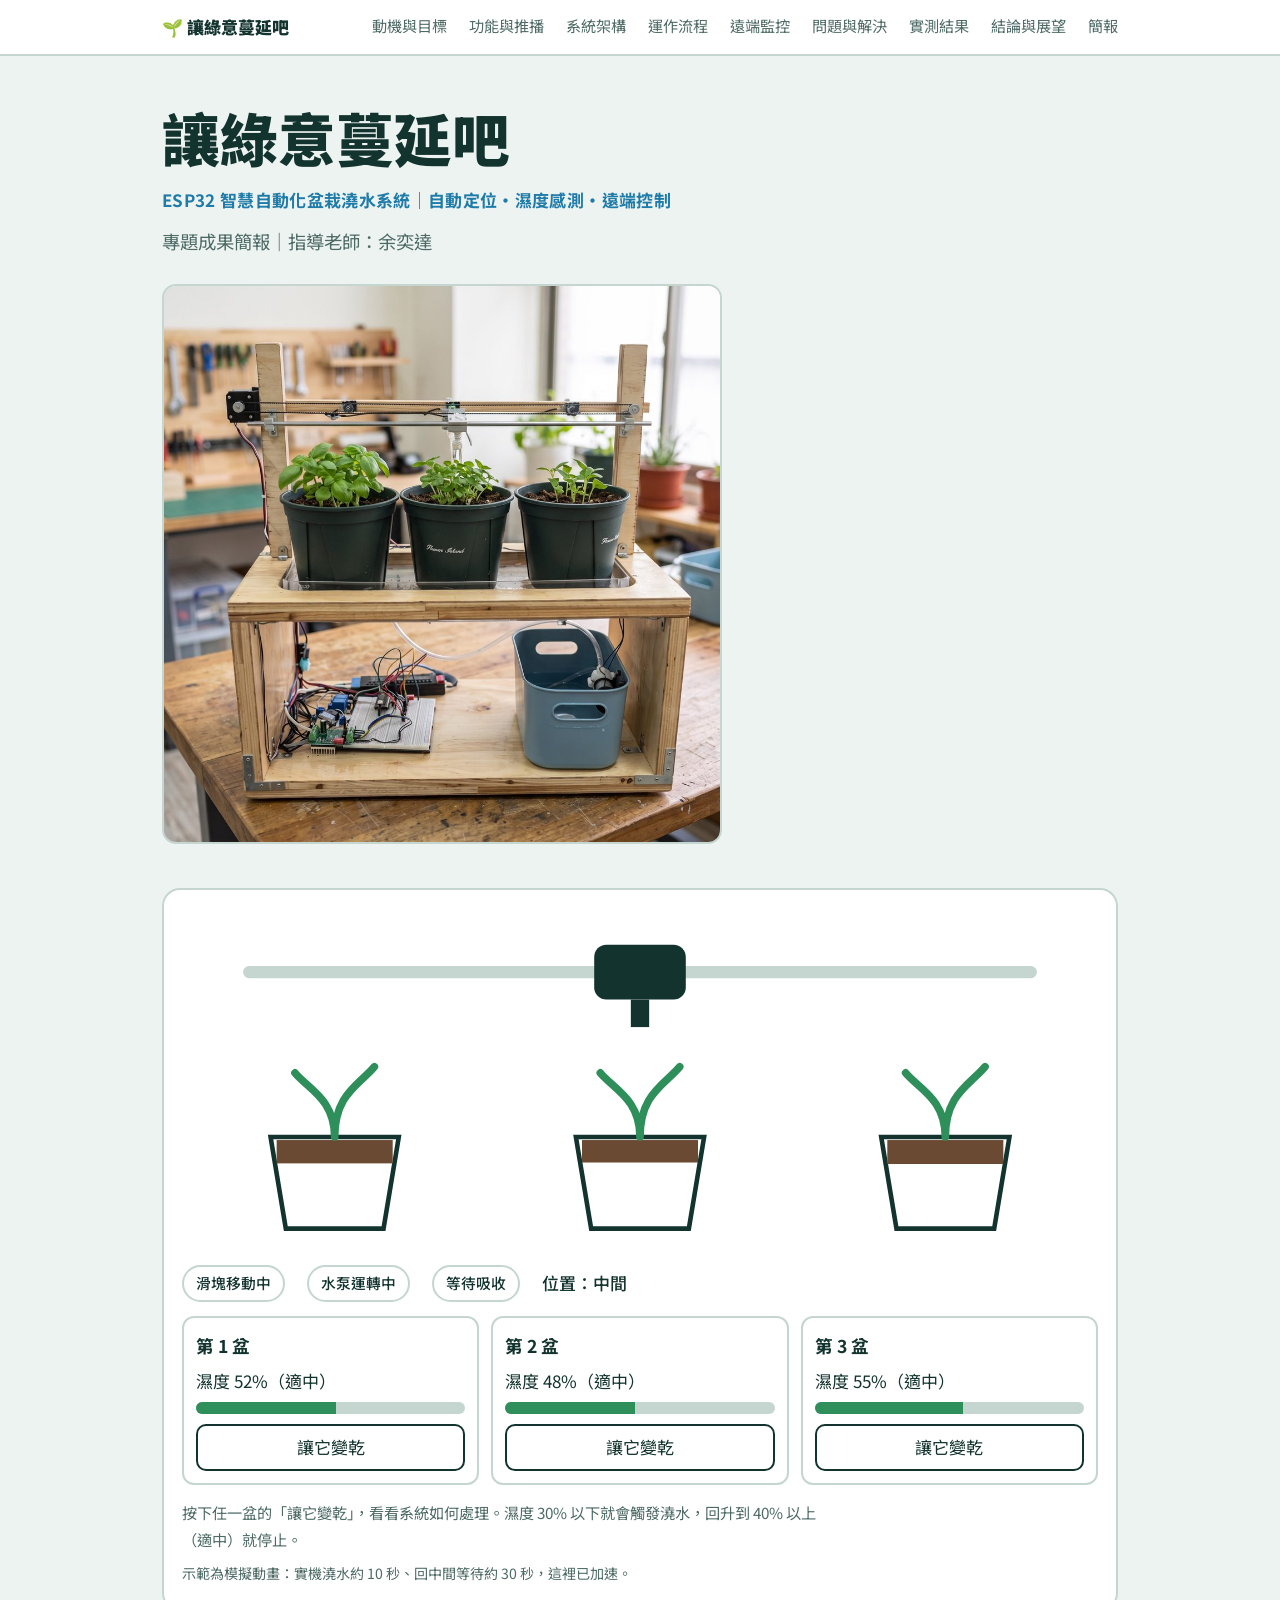
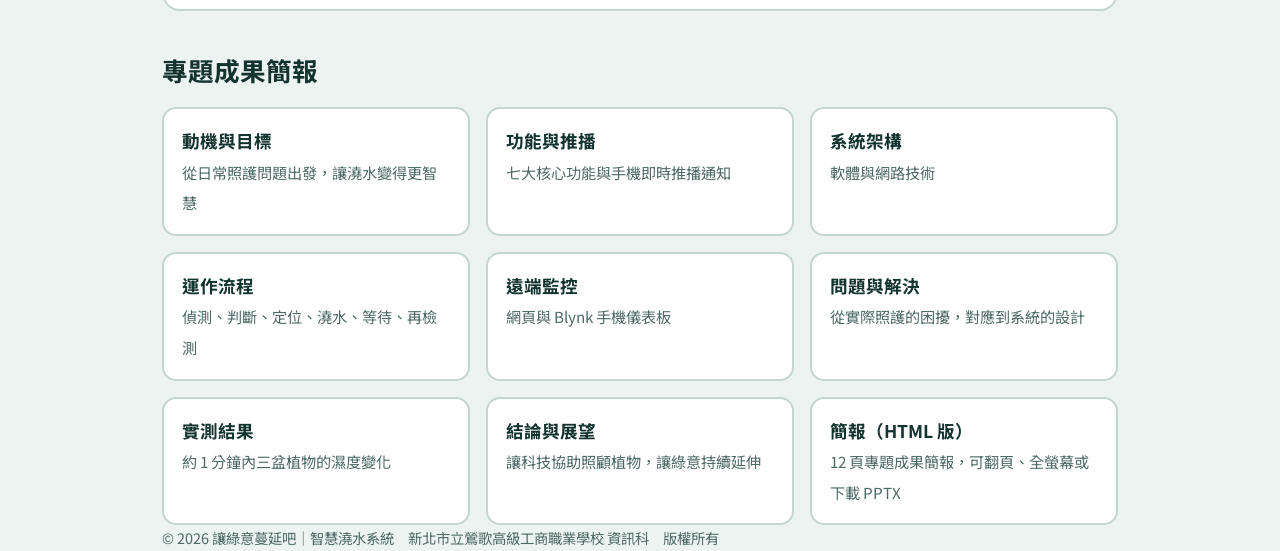
<file: index.html>
<!DOCTYPE html><html lang="zh-Hant"><head><meta charset="utf-8"><meta name="viewport" content="width=device-width, initial-scale=1"><title>讓綠意蔓延吧｜ESP32 智慧自動化盆栽澆水系統</title><meta name="description" content="讓綠意蔓延吧：ESP32 智慧自動化盆栽澆水系統，自動定位、濕度感測、遠端控制。"><link rel="icon" href="data:image/svg+xml,<svg xmlns=%22http://www.w3.org/2000/svg%22 viewBox=%220 0 100 100%22><text y=%22.9em%22 font-size=%2290%22>🌱</text></svg>"><link rel="preconnect" href="https://fonts.googleapis.com"><link rel="preconnect" href="https://fonts.gstatic.com" crossorigin><link href="https://fonts.googleapis.com/css2?family=Noto+Sans+TC:wght@400;500;700;900&display=swap" rel="stylesheet"><link rel="stylesheet" href="style.css"></head><body><nav><div class="wrap"><a class="brand" href="index.html">🌱 讓綠意蔓延吧</a><button type="button" class="menu" aria-label="開啟選單" aria-expanded="false" aria-controls="navrow"><span></span><span></span><span></span></button><div class="navrow" id="navrow"><a class="l" href="motivation.html">動機與目標</a><a class="l" href="features.html">功能與推播</a><a class="l" href="architecture.html">系統架構</a><a class="l" href="flow.html">運作流程</a><a class="l" href="showcase.html">遠端監控</a><a class="l" href="solutions.html">問題與解決</a><a class="l" href="results.html">實測結果</a><a class="l" href="conclusion.html">結論與展望</a><a class="l" href="ppt.html">簡報</a></div></div></nav><script>(function(){var n=document.querySelector("nav"),b=n.querySelector(".menu");b.addEventListener("click",function(){var o=n.classList.toggle("open");b.setAttribute("aria-expanded",o);b.setAttribute("aria-label",o?"關閉選單":"開啟選單")});n.querySelectorAll(".navrow a").forEach(function(a){a.addEventListener("click",function(){n.classList.remove("open")})});document.addEventListener("keydown",function(e){if(e.key==="Escape")n.classList.remove("open")})})()</script><main class="wrap"><header class="top"><h1>讓綠意蔓延吧</h1><p class="tag">ESP32 智慧自動化盆栽澆水系統｜自動定位・濕度感測・遠端控制</p><p class="lead">專題成果簡報｜指導老師：余奕達</p>
<figure class="hero-fig"><img src="img/device.jpg" width="1000" height="1000" alt="智慧澆水系統實機：上層為滑軌與三盆植物，下層為控制電路與水箱"></figure></header>
<div class="sim" aria-label="澆水流程互動示範"><svg viewBox="0 0 600 230" role="img" aria-label="滑軌與三盆植物示意圖"><rect x="40" y="38" width="520" height="8" rx="4" fill="var(--line)"/><g id="carriage"><rect x="270" y="24" width="60" height="36" rx="8" fill="var(--ink)"/><rect x="294" y="60" width="12" height="18" fill="var(--ink)"/><g id="drops"><circle class="drop" cx="300" cy="86" r="4"/><circle class="drop" cx="300" cy="86" r="4"/><circle class="drop" cx="300" cy="86" r="4"/></g></g><g id="potsvg"></g></svg>
<div class="status"><span class="chip" id="cMove">滑塊移動中</span><span class="chip" id="cPump">水泵運轉中</span><span class="chip" id="cWait">等待吸收</span><span id="pos">位置：中間</span></div><div class="pots" id="potCards"></div><p id="msg" aria-live="polite">按下任一盆的「讓它變乾」，看看系統如何處理。濕度 30% 以下就會觸發澆水，回升到 40% 以上（適中）就停止。</p><p class="note">示範為模擬動畫：實機澆水約 10 秒、回中間等待約 30 秒，這裡已加速。</p></div>
<h2>專題成果簡報</h2><div class="links">
<a href="motivation.html"><strong>動機與目標</strong><span>從日常照護問題出發，讓澆水變得更智慧</span></a>
<a href="features.html"><strong>功能與推播</strong><span>七大核心功能與手機即時推播通知</span></a>
<a href="architecture.html"><strong>系統架構</strong><span>軟體與網路技術</span></a>
<a href="flow.html"><strong>運作流程</strong><span>偵測、判斷、定位、澆水、等待、再檢測</span></a>
<a href="showcase.html"><strong>遠端監控</strong><span>網頁與 Blynk 手機儀表板</span></a>
<a href="solutions.html"><strong>問題與解決</strong><span>從實際照護的困擾，對應到系統的設計</span></a>
<a href="results.html"><strong>實測結果</strong><span>約 1 分鐘內三盆植物的濕度變化</span></a>
<a href="conclusion.html"><strong>結論與展望</strong><span>讓科技協助照顧植物，讓綠意持續延伸</span></a>
<a href="ppt.html"><strong>簡報（HTML 版）</strong><span>12 頁專題成果簡報，可翻頁、全螢幕或下載 PPTX</span></a></div></main><footer class="wrap">© 2026 讓綠意蔓延吧｜智慧澆水系統　新北市立鶯歌高級工商職業學校 資訊科　版權所有</footer><script src="sim.js"></script></body></html>
</file>
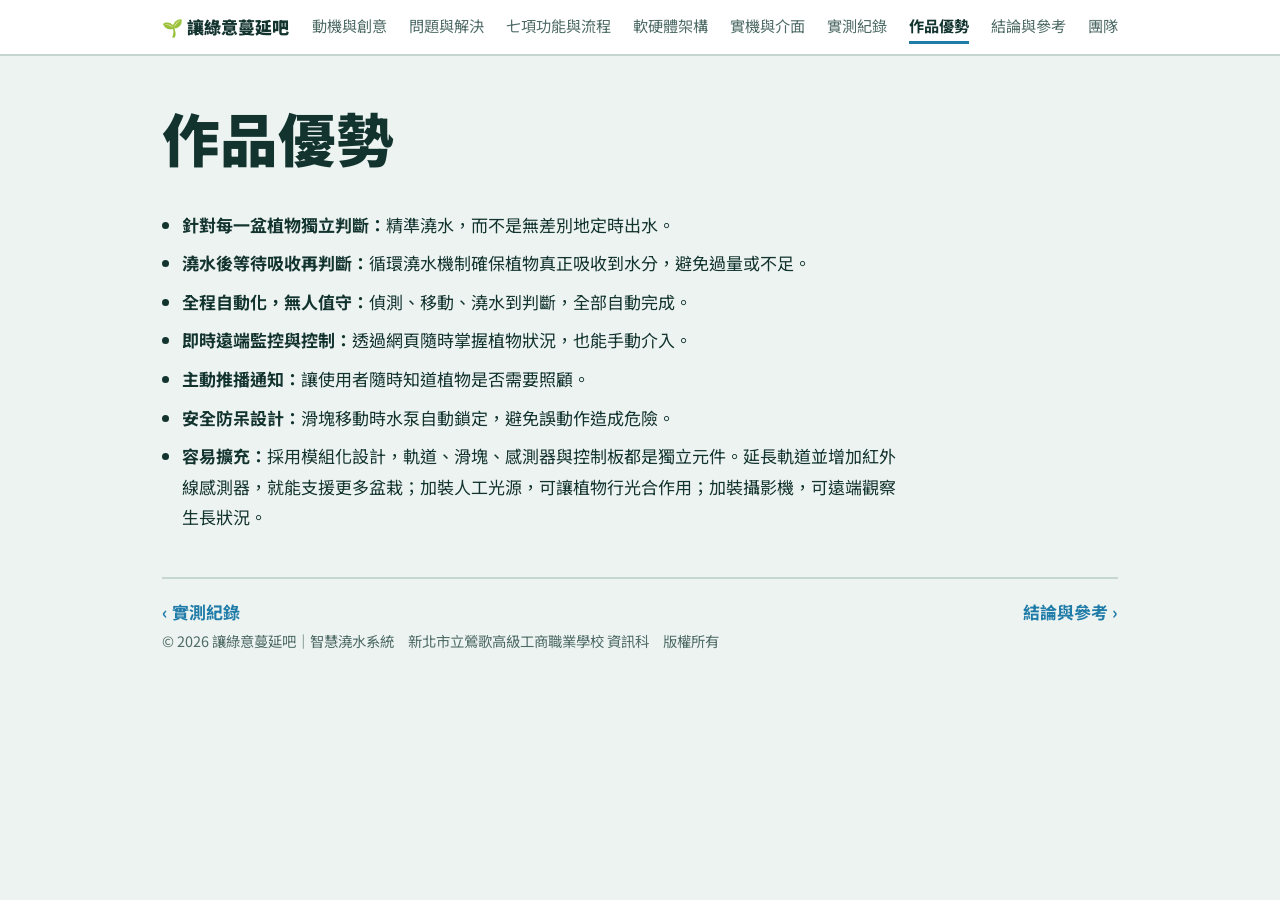
<file: advantages.html>
<!DOCTYPE html><html lang="zh-Hant"><head><meta charset="utf-8"><meta name="viewport" content="width=device-width, initial-scale=1"><title>作品優勢｜讓綠意蔓延吧</title><meta name="description" content="讓綠意蔓延吧：一台機器照顧多盆植物的 ESP32 智慧澆水系統。"><link rel="icon" href="data:image/svg+xml,<svg xmlns=%22http://www.w3.org/2000/svg%22 viewBox=%220 0 100 100%22><text y=%22.9em%22 font-size=%2290%22>🌱</text></svg>"><link rel="preconnect" href="https://fonts.googleapis.com"><link rel="preconnect" href="https://fonts.gstatic.com" crossorigin><link href="https://fonts.googleapis.com/css2?family=Noto+Sans+TC:wght@400;500;700;900&display=swap" rel="stylesheet"><link rel="stylesheet" href="style.css"></head><body><nav><div class="wrap"><a class="brand" href="index.html">🌱 讓綠意蔓延吧</a><button type="button" class="menu" aria-label="開啟選單" aria-expanded="false" aria-controls="navrow"><span></span><span></span><span></span></button><div class="navrow" id="navrow"><a class="l" href="motivation.html">動機與創意</a><a class="l" href="solutions.html">問題與解決</a><a class="l" href="features.html">七項功能與流程</a><a class="l" href="architecture.html">軟硬體架構</a><a class="l" href="showcase.html">實機與介面</a><a class="l" href="results.html">實測紀錄</a><a class="l" href="advantages.html" aria-current="page">作品優勢</a><a class="l" href="conclusion.html">結論與參考</a><a class="l" href="team.html">團隊</a></div></div></nav><script>(function(){var n=document.querySelector("nav"),b=n.querySelector(".menu");b.addEventListener("click",function(){var o=n.classList.toggle("open");b.setAttribute("aria-expanded",o);b.setAttribute("aria-label",o?"關閉選單":"開啟選單")});n.querySelectorAll(".navrow a").forEach(function(a){a.addEventListener("click",function(){n.classList.remove("open")})});document.addEventListener("keydown",function(e){if(e.key==="Escape")n.classList.remove("open")})})()</script><main class="wrap"><header class="top"><h1>作品優勢</h1></header><ul class="adv">
<li><strong>針對每一盆植物獨立判斷：</strong>精準澆水，而不是無差別地定時出水。</li>
<li><strong>澆水後等待吸收再判斷：</strong>循環澆水機制確保植物真正吸收到水分，避免過量或不足。</li>
<li><strong>全程自動化，無人值守：</strong>偵測、移動、澆水到判斷，全部自動完成。</li>
<li><strong>即時遠端監控與控制：</strong>透過網頁隨時掌握植物狀況，也能手動介入。</li>
<li><strong>主動推播通知：</strong>讓使用者隨時知道植物是否需要照顧。</li>
<li><strong>安全防呆設計：</strong>滑塊移動時水泵自動鎖定，避免誤動作造成危險。</li>
<li><strong>容易擴充：</strong>採用模組化設計，軌道、滑塊、感測器與控制板都是獨立元件。延長軌道並增加紅外線感測器，就能支援更多盆栽；加裝人工光源，可讓植物行光合作用；加裝攝影機，可遠端觀察生長狀況。</li></ul><div class="pager"><span><a href="results.html">‹ 實測紀錄</a></span><span><a href="conclusion.html">結論與參考 ›</a></span></div></main><footer class="wrap">© 2026 讓綠意蔓延吧｜智慧澆水系統　新北市立鶯歌高級工商職業學校 資訊科　版權所有</footer></body></html>
</file>
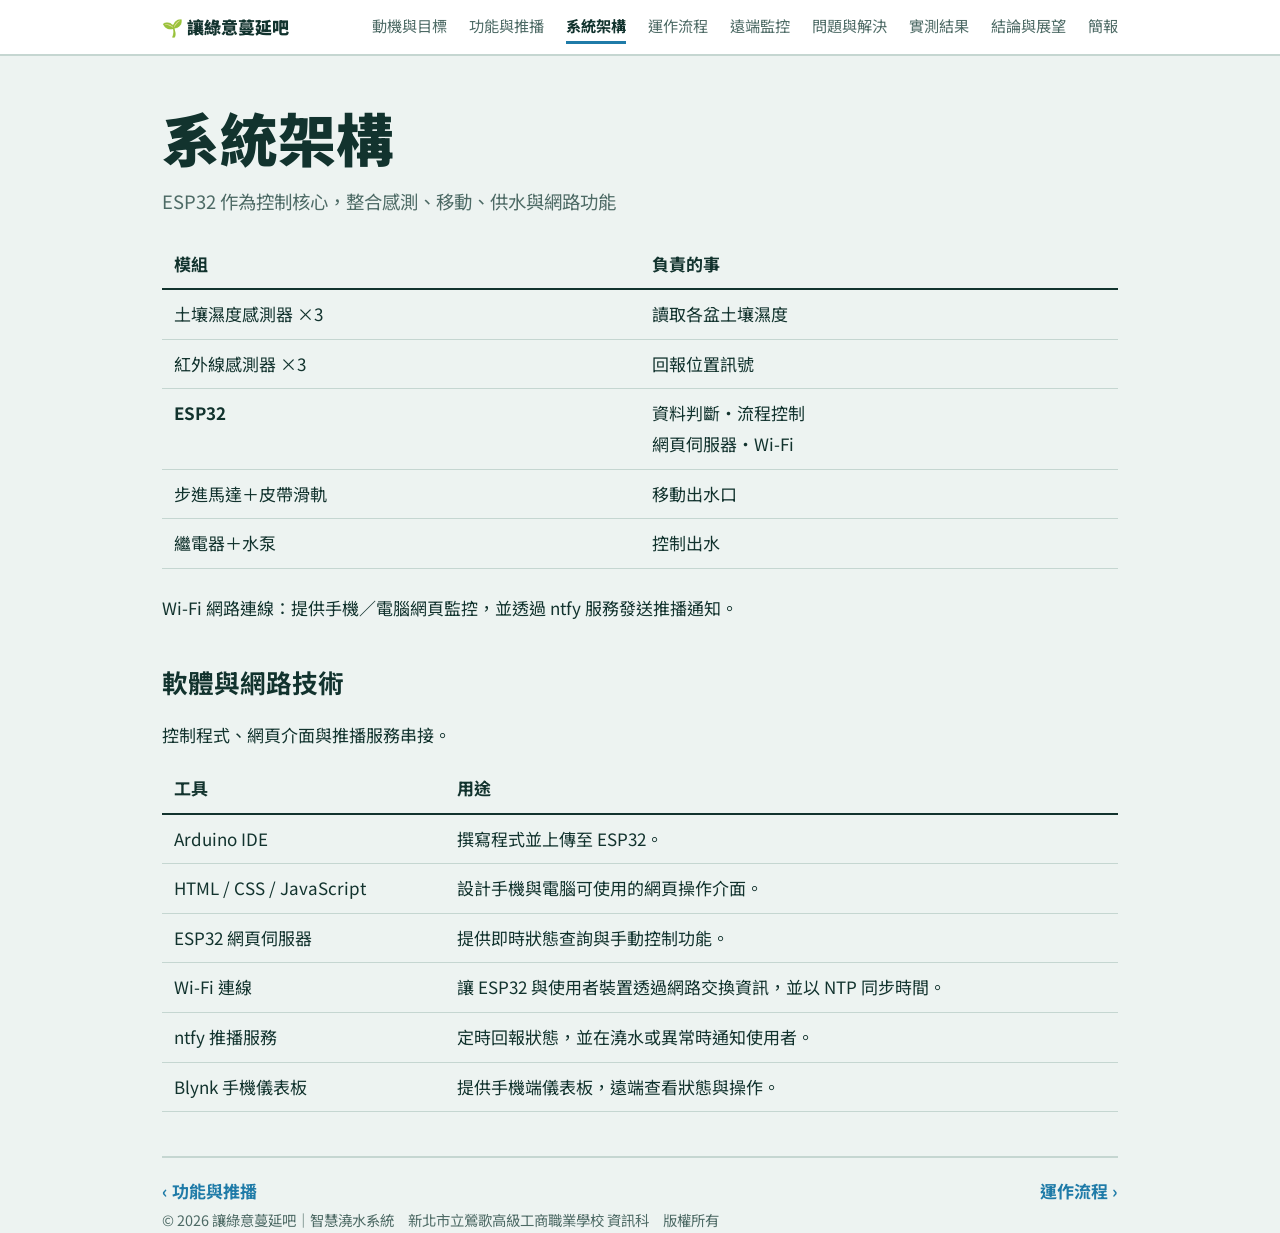
<file: architecture.html>
<!DOCTYPE html><html lang="zh-Hant"><head><meta charset="utf-8"><meta name="viewport" content="width=device-width, initial-scale=1"><title>系統架構｜讓綠意蔓延吧</title><meta name="description" content="讓綠意蔓延吧：ESP32 智慧自動化盆栽澆水系統，自動定位、濕度感測、遠端控制。"><link rel="icon" href="data:image/svg+xml,<svg xmlns=%22http://www.w3.org/2000/svg%22 viewBox=%220 0 100 100%22><text y=%22.9em%22 font-size=%2290%22>🌱</text></svg>"><link rel="preconnect" href="https://fonts.googleapis.com"><link rel="preconnect" href="https://fonts.gstatic.com" crossorigin><link href="https://fonts.googleapis.com/css2?family=Noto+Sans+TC:wght@400;500;700;900&display=swap" rel="stylesheet"><link rel="stylesheet" href="style.css"></head><body><nav><div class="wrap"><a class="brand" href="index.html">🌱 讓綠意蔓延吧</a><button type="button" class="menu" aria-label="開啟選單" aria-expanded="false" aria-controls="navrow"><span></span><span></span><span></span></button><div class="navrow" id="navrow"><a class="l" href="motivation.html">動機與目標</a><a class="l" href="features.html">功能與推播</a><a class="l" href="architecture.html" aria-current="page">系統架構</a><a class="l" href="flow.html">運作流程</a><a class="l" href="showcase.html">遠端監控</a><a class="l" href="solutions.html">問題與解決</a><a class="l" href="results.html">實測結果</a><a class="l" href="conclusion.html">結論與展望</a><a class="l" href="ppt.html">簡報</a></div></div></nav><script>(function(){var n=document.querySelector("nav"),b=n.querySelector(".menu");b.addEventListener("click",function(){var o=n.classList.toggle("open");b.setAttribute("aria-expanded",o);b.setAttribute("aria-label",o?"關閉選單":"開啟選單")});n.querySelectorAll(".navrow a").forEach(function(a){a.addEventListener("click",function(){n.classList.remove("open")})});document.addEventListener("keydown",function(e){if(e.key==="Escape")n.classList.remove("open")})})()</script><main class="wrap"><header class="top"><h1>系統架構</h1><p class="lead">ESP32 作為控制核心，整合感測、移動、供水與網路功能</p></header><div class="tbl"><table><tr><th>模組</th><th>負責的事</th></tr>
<tr><td>土壤濕度感測器 ×3</td><td>讀取各盆土壤濕度</td></tr><tr><td>紅外線感測器 ×3</td><td>回報位置訊號</td></tr>
<tr><td><strong>ESP32</strong></td><td>資料判斷・流程控制<br>網頁伺服器・Wi-Fi</td></tr>
<tr><td>步進馬達＋皮帶滑軌</td><td>移動出水口</td></tr><tr><td>繼電器＋水泵</td><td>控制出水</td></tr></table></div>
<p>Wi-Fi 網路連線：提供手機／電腦網頁監控，並透過 ntfy 服務發送推播通知。</p>
<h2>軟體與網路技術</h2><p>控制程式、網頁介面與推播服務串接。</p>
<div class="tbl"><table><tr><th>工具</th><th>用途</th></tr><tr><td>Arduino IDE</td><td>撰寫程式並上傳至 ESP32。</td></tr><tr><td>HTML / CSS / JavaScript</td><td>設計手機與電腦可使用的網頁操作介面。</td></tr><tr><td>ESP32 網頁伺服器</td><td>提供即時狀態查詢與手動控制功能。</td></tr><tr><td>Wi-Fi 連線</td><td>讓 ESP32 與使用者裝置透過網路交換資訊，並以 NTP 同步時間。</td></tr><tr><td>ntfy 推播服務</td><td>定時回報狀態，並在澆水或異常時通知使用者。</td></tr><tr><td>Blynk 手機儀表板</td><td>提供手機端儀表板，遠端查看狀態與操作。</td></tr></table></div><div class="pager"><span><a href="features.html">‹ 功能與推播</a></span><span><a href="flow.html">運作流程 ›</a></span></div></main><footer class="wrap">© 2026 讓綠意蔓延吧｜智慧澆水系統　新北市立鶯歌高級工商職業學校 資訊科　版權所有</footer></body></html>
</file>
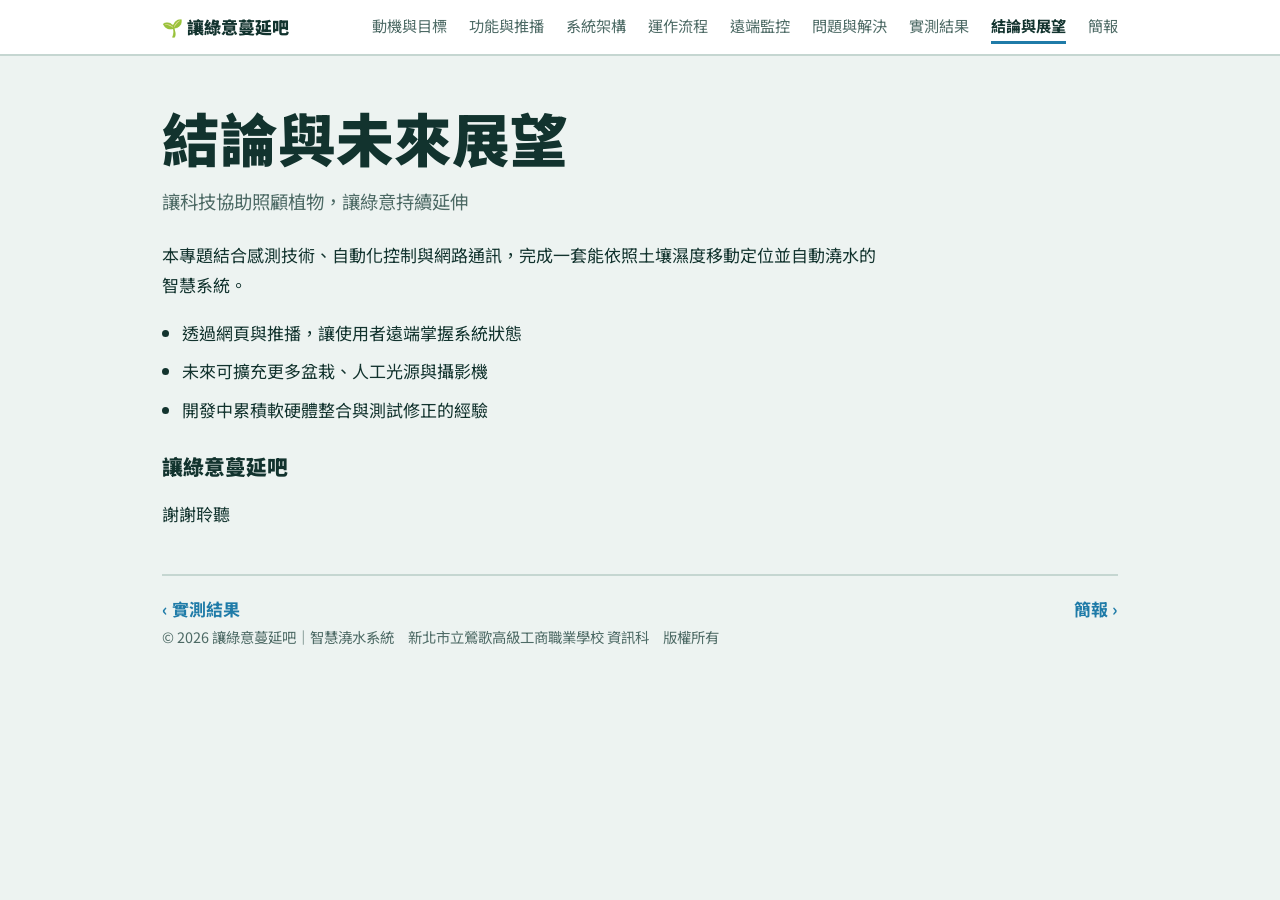
<file: conclusion.html>
<!DOCTYPE html><html lang="zh-Hant"><head><meta charset="utf-8"><meta name="viewport" content="width=device-width, initial-scale=1"><title>結論與展望｜讓綠意蔓延吧</title><meta name="description" content="讓綠意蔓延吧：ESP32 智慧自動化盆栽澆水系統，自動定位、濕度感測、遠端控制。"><link rel="icon" href="data:image/svg+xml,<svg xmlns=%22http://www.w3.org/2000/svg%22 viewBox=%220 0 100 100%22><text y=%22.9em%22 font-size=%2290%22>🌱</text></svg>"><link rel="preconnect" href="https://fonts.googleapis.com"><link rel="preconnect" href="https://fonts.gstatic.com" crossorigin><link href="https://fonts.googleapis.com/css2?family=Noto+Sans+TC:wght@400;500;700;900&display=swap" rel="stylesheet"><link rel="stylesheet" href="style.css"></head><body><nav><div class="wrap"><a class="brand" href="index.html">🌱 讓綠意蔓延吧</a><button type="button" class="menu" aria-label="開啟選單" aria-expanded="false" aria-controls="navrow"><span></span><span></span><span></span></button><div class="navrow" id="navrow"><a class="l" href="motivation.html">動機與目標</a><a class="l" href="features.html">功能與推播</a><a class="l" href="architecture.html">系統架構</a><a class="l" href="flow.html">運作流程</a><a class="l" href="showcase.html">遠端監控</a><a class="l" href="solutions.html">問題與解決</a><a class="l" href="results.html">實測結果</a><a class="l" href="conclusion.html" aria-current="page">結論與展望</a><a class="l" href="ppt.html">簡報</a></div></div></nav><script>(function(){var n=document.querySelector("nav"),b=n.querySelector(".menu");b.addEventListener("click",function(){var o=n.classList.toggle("open");b.setAttribute("aria-expanded",o);b.setAttribute("aria-label",o?"關閉選單":"開啟選單")});n.querySelectorAll(".navrow a").forEach(function(a){a.addEventListener("click",function(){n.classList.remove("open")})});document.addEventListener("keydown",function(e){if(e.key==="Escape")n.classList.remove("open")})})()</script><main class="wrap"><header class="top"><h1>結論與未來展望</h1><p class="lead">讓科技協助照顧植物，讓綠意持續延伸</p></header><p>本專題結合感測技術、自動化控制與網路通訊，完成一套能依照土壤濕度移動定位並自動澆水的智慧系統。</p>
<ul class="adv"><li>透過網頁與推播，讓使用者遠端掌握系統狀態</li><li>未來可擴充更多盆栽、人工光源與攝影機</li><li>開發中累積軟硬體整合與測試修正的經驗</li></ul>
<p style="margin-top:22px;font-size:1.3rem;font-weight:900">讓綠意蔓延吧</p><p>謝謝聆聽</p><div class="pager"><span><a href="results.html">‹ 實測結果</a></span><span><a href="ppt.html">簡報 ›</a></span></div></main><footer class="wrap">© 2026 讓綠意蔓延吧｜智慧澆水系統　新北市立鶯歌高級工商職業學校 資訊科　版權所有</footer></body></html>
</file>
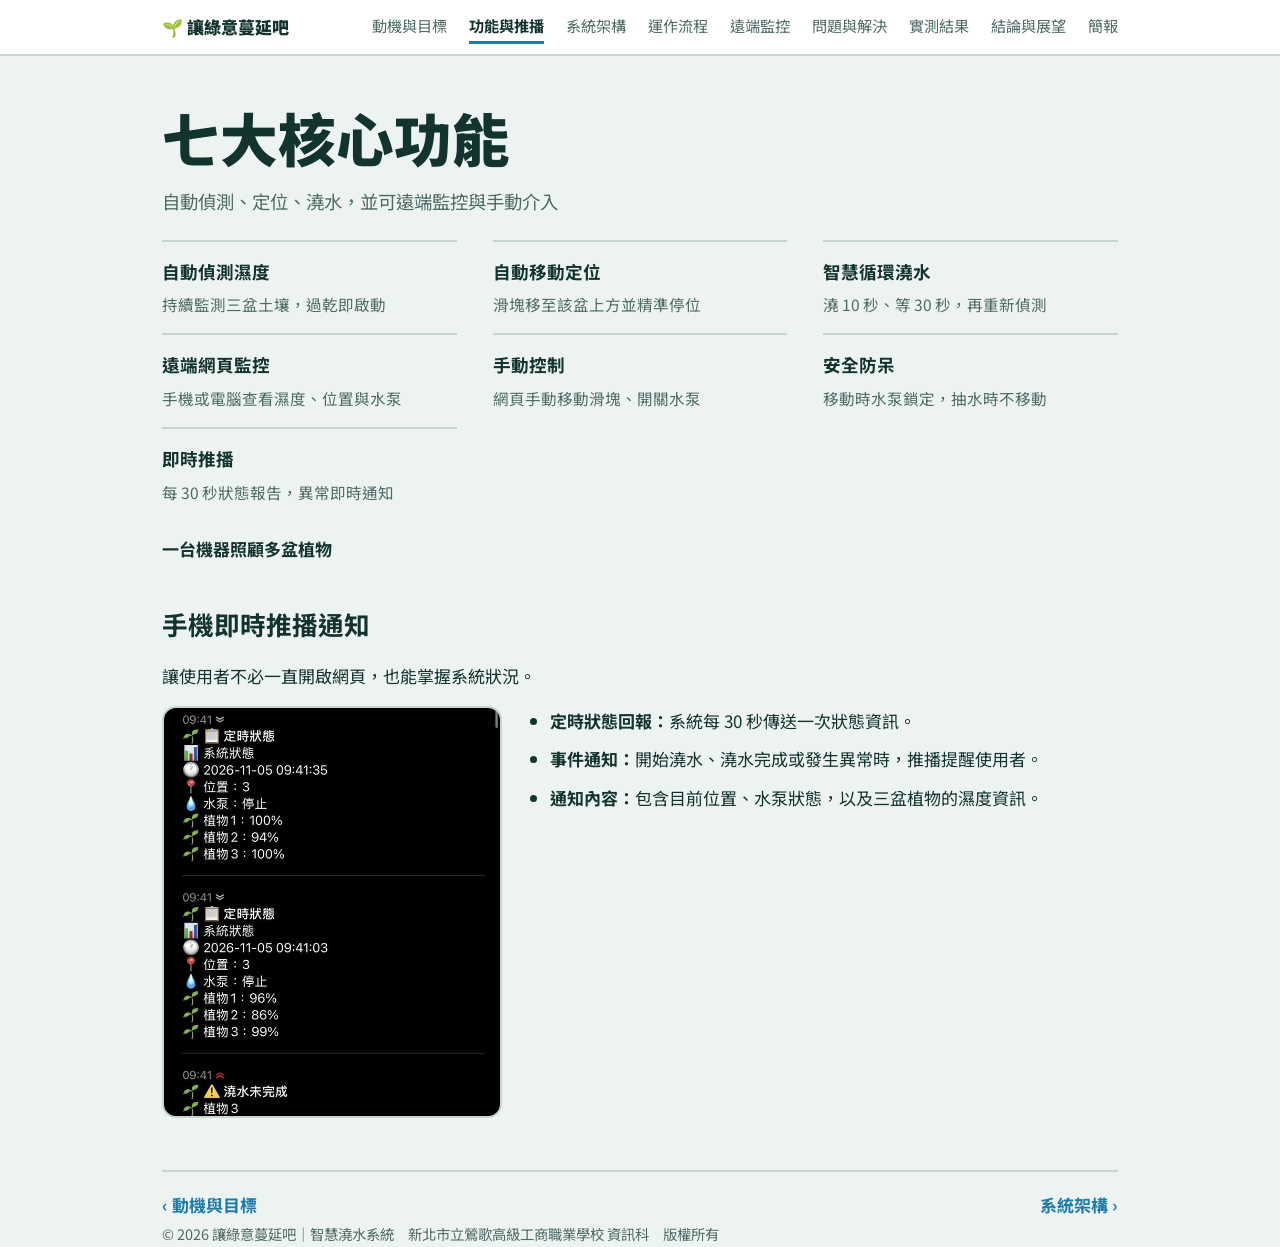
<file: features.html>
<!DOCTYPE html><html lang="zh-Hant"><head><meta charset="utf-8"><meta name="viewport" content="width=device-width, initial-scale=1"><title>功能與推播｜讓綠意蔓延吧</title><meta name="description" content="讓綠意蔓延吧：ESP32 智慧自動化盆栽澆水系統，自動定位、濕度感測、遠端控制。"><link rel="icon" href="data:image/svg+xml,<svg xmlns=%22http://www.w3.org/2000/svg%22 viewBox=%220 0 100 100%22><text y=%22.9em%22 font-size=%2290%22>🌱</text></svg>"><link rel="preconnect" href="https://fonts.googleapis.com"><link rel="preconnect" href="https://fonts.gstatic.com" crossorigin><link href="https://fonts.googleapis.com/css2?family=Noto+Sans+TC:wght@400;500;700;900&display=swap" rel="stylesheet"><link rel="stylesheet" href="style.css"></head><body><nav><div class="wrap"><a class="brand" href="index.html">🌱 讓綠意蔓延吧</a><button type="button" class="menu" aria-label="開啟選單" aria-expanded="false" aria-controls="navrow"><span></span><span></span><span></span></button><div class="navrow" id="navrow"><a class="l" href="motivation.html">動機與目標</a><a class="l" href="features.html" aria-current="page">功能與推播</a><a class="l" href="architecture.html">系統架構</a><a class="l" href="flow.html">運作流程</a><a class="l" href="showcase.html">遠端監控</a><a class="l" href="solutions.html">問題與解決</a><a class="l" href="results.html">實測結果</a><a class="l" href="conclusion.html">結論與展望</a><a class="l" href="ppt.html">簡報</a></div></div></nav><script>(function(){var n=document.querySelector("nav"),b=n.querySelector(".menu");b.addEventListener("click",function(){var o=n.classList.toggle("open");b.setAttribute("aria-expanded",o);b.setAttribute("aria-label",o?"關閉選單":"開啟選單")});n.querySelectorAll(".navrow a").forEach(function(a){a.addEventListener("click",function(){n.classList.remove("open")})});document.addEventListener("keydown",function(e){if(e.key==="Escape")n.classList.remove("open")})})()</script><main class="wrap"><header class="top"><h1>七大核心功能</h1><p class="lead">自動偵測、定位、澆水，並可遠端監控與手動介入</p></header><div class="grid">
<div><h3>自動偵測濕度</h3><p>持續監測三盆土壤，過乾即啟動</p></div>
<div><h3>自動移動定位</h3><p>滑塊移至該盆上方並精準停位</p></div>
<div><h3>智慧循環澆水</h3><p>澆 10 秒、等 30 秒，再重新偵測</p></div>
<div><h3>遠端網頁監控</h3><p>手機或電腦查看濕度、位置與水泵</p></div>
<div><h3>手動控制</h3><p>網頁手動移動滑塊、開關水泵</p></div>
<div><h3>安全防呆</h3><p>移動時水泵鎖定，抽水時不移動</p></div>
<div><h3>即時推播</h3><p>每 30 秒狀態報告，異常即時通知</p></div></div>
<p style="margin-top:14px"><strong>一台機器照顧多盆植物</strong></p>
<h2>手機即時推播通知</h2><p>讓使用者不必一直開啟網頁，也能掌握系統狀況。</p>
<div class="dash"><figure><img src="img/ntfy.jpg" width="640" height="778" alt="ntfy 手機通知截圖，顯示定時狀態與澆水未完成警示" loading="lazy"></figure>
<ul><li><strong>定時狀態回報：</strong>系統每 30 秒傳送一次狀態資訊。</li><li><strong>事件通知：</strong>開始澆水、澆水完成或發生異常時，推播提醒使用者。</li><li><strong>通知內容：</strong>包含目前位置、水泵狀態，以及三盆植物的濕度資訊。</li></ul></div><div class="pager"><span><a href="motivation.html">‹ 動機與目標</a></span><span><a href="architecture.html">系統架構 ›</a></span></div></main><footer class="wrap">© 2026 讓綠意蔓延吧｜智慧澆水系統　新北市立鶯歌高級工商職業學校 資訊科　版權所有</footer></body></html>
</file>
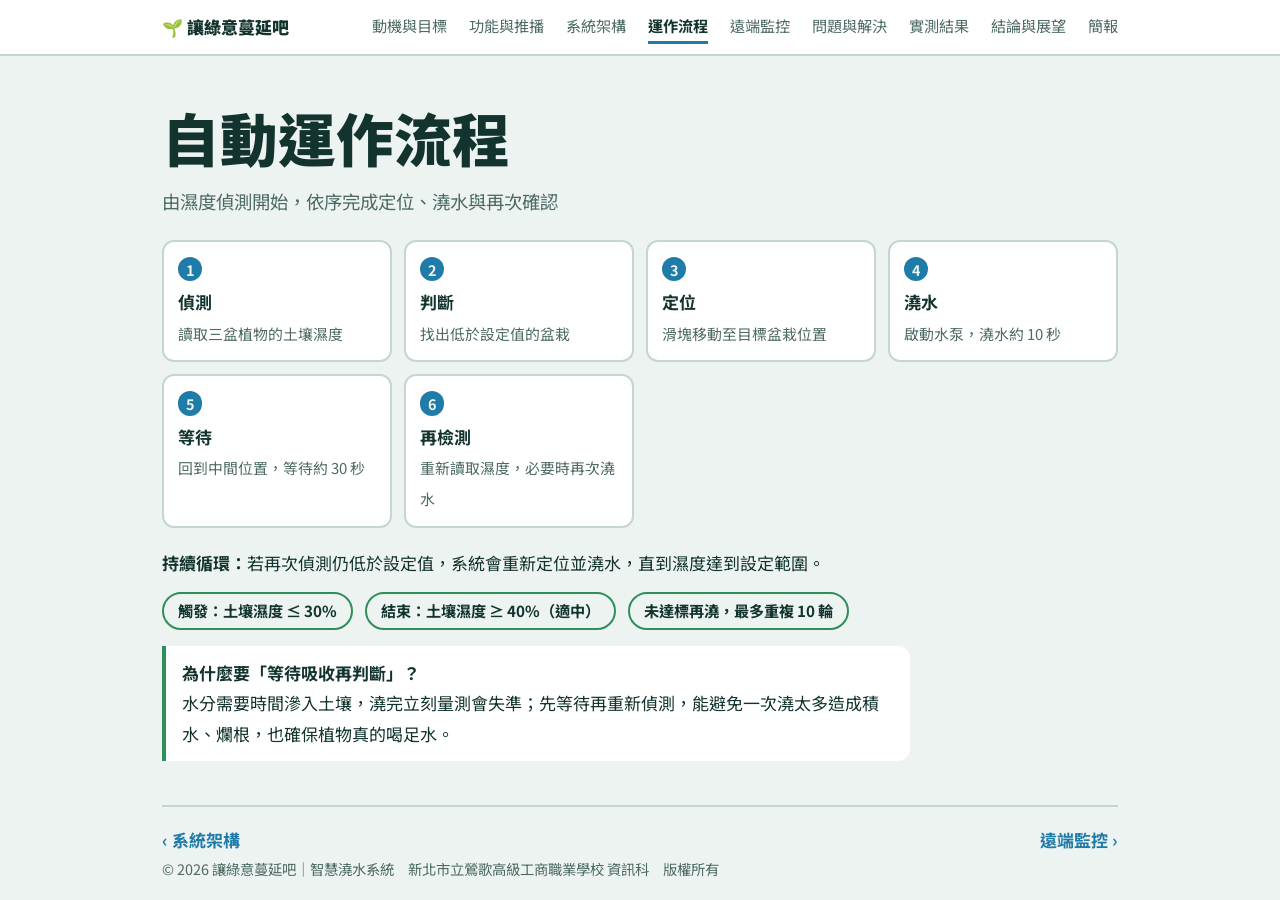
<file: flow.html>
<!DOCTYPE html><html lang="zh-Hant"><head><meta charset="utf-8"><meta name="viewport" content="width=device-width, initial-scale=1"><title>運作流程｜讓綠意蔓延吧</title><meta name="description" content="讓綠意蔓延吧：ESP32 智慧自動化盆栽澆水系統，自動定位、濕度感測、遠端控制。"><link rel="icon" href="data:image/svg+xml,<svg xmlns=%22http://www.w3.org/2000/svg%22 viewBox=%220 0 100 100%22><text y=%22.9em%22 font-size=%2290%22>🌱</text></svg>"><link rel="preconnect" href="https://fonts.googleapis.com"><link rel="preconnect" href="https://fonts.gstatic.com" crossorigin><link href="https://fonts.googleapis.com/css2?family=Noto+Sans+TC:wght@400;500;700;900&display=swap" rel="stylesheet"><link rel="stylesheet" href="style.css"></head><body><nav><div class="wrap"><a class="brand" href="index.html">🌱 讓綠意蔓延吧</a><button type="button" class="menu" aria-label="開啟選單" aria-expanded="false" aria-controls="navrow"><span></span><span></span><span></span></button><div class="navrow" id="navrow"><a class="l" href="motivation.html">動機與目標</a><a class="l" href="features.html">功能與推播</a><a class="l" href="architecture.html">系統架構</a><a class="l" href="flow.html" aria-current="page">運作流程</a><a class="l" href="showcase.html">遠端監控</a><a class="l" href="solutions.html">問題與解決</a><a class="l" href="results.html">實測結果</a><a class="l" href="conclusion.html">結論與展望</a><a class="l" href="ppt.html">簡報</a></div></div></nav><script>(function(){var n=document.querySelector("nav"),b=n.querySelector(".menu");b.addEventListener("click",function(){var o=n.classList.toggle("open");b.setAttribute("aria-expanded",o);b.setAttribute("aria-label",o?"關閉選單":"開啟選單")});n.querySelectorAll(".navrow a").forEach(function(a){a.addEventListener("click",function(){n.classList.remove("open")})});document.addEventListener("keydown",function(e){if(e.key==="Escape")n.classList.remove("open")})})()</script><main class="wrap"><header class="top"><h1>自動運作流程</h1><p class="lead">由濕度偵測開始，依序完成定位、澆水與再次確認</p></header><ol class="steps"><li><strong>偵測</strong><span>讀取三盆植物的土壤濕度</span></li><li><strong>判斷</strong><span>找出低於設定值的盆栽</span></li><li><strong>定位</strong><span>滑塊移動至目標盆栽位置</span></li><li><strong>澆水</strong><span>啟動水泵，澆水約 10 秒</span></li><li><strong>等待</strong><span>回到中間位置，等待約 30 秒</span></li><li><strong>再檢測</strong><span>重新讀取濕度，必要時再次澆水</span></li></ol>
<p><strong>持續循環：</strong>若再次偵測仍低於設定值，系統會重新定位並澆水，直到濕度達到設定範圍。</p>
<div class="rule"><span>觸發：土壤濕度 ≤ 30%</span><span>結束：土壤濕度 ≥ 40%（適中）</span><span>未達標再澆，最多重複 10 輪</span></div>
<div class="callout"><strong>為什麼要「等待吸收再判斷」？</strong>水分需要時間滲入土壤，澆完立刻量測會失準；先等待再重新偵測，能避免一次澆太多造成積水、爛根，也確保植物真的喝足水。</div><div class="pager"><span><a href="architecture.html">‹ 系統架構</a></span><span><a href="showcase.html">遠端監控 ›</a></span></div></main><footer class="wrap">© 2026 讓綠意蔓延吧｜智慧澆水系統　新北市立鶯歌高級工商職業學校 資訊科　版權所有</footer></body></html>
</file>
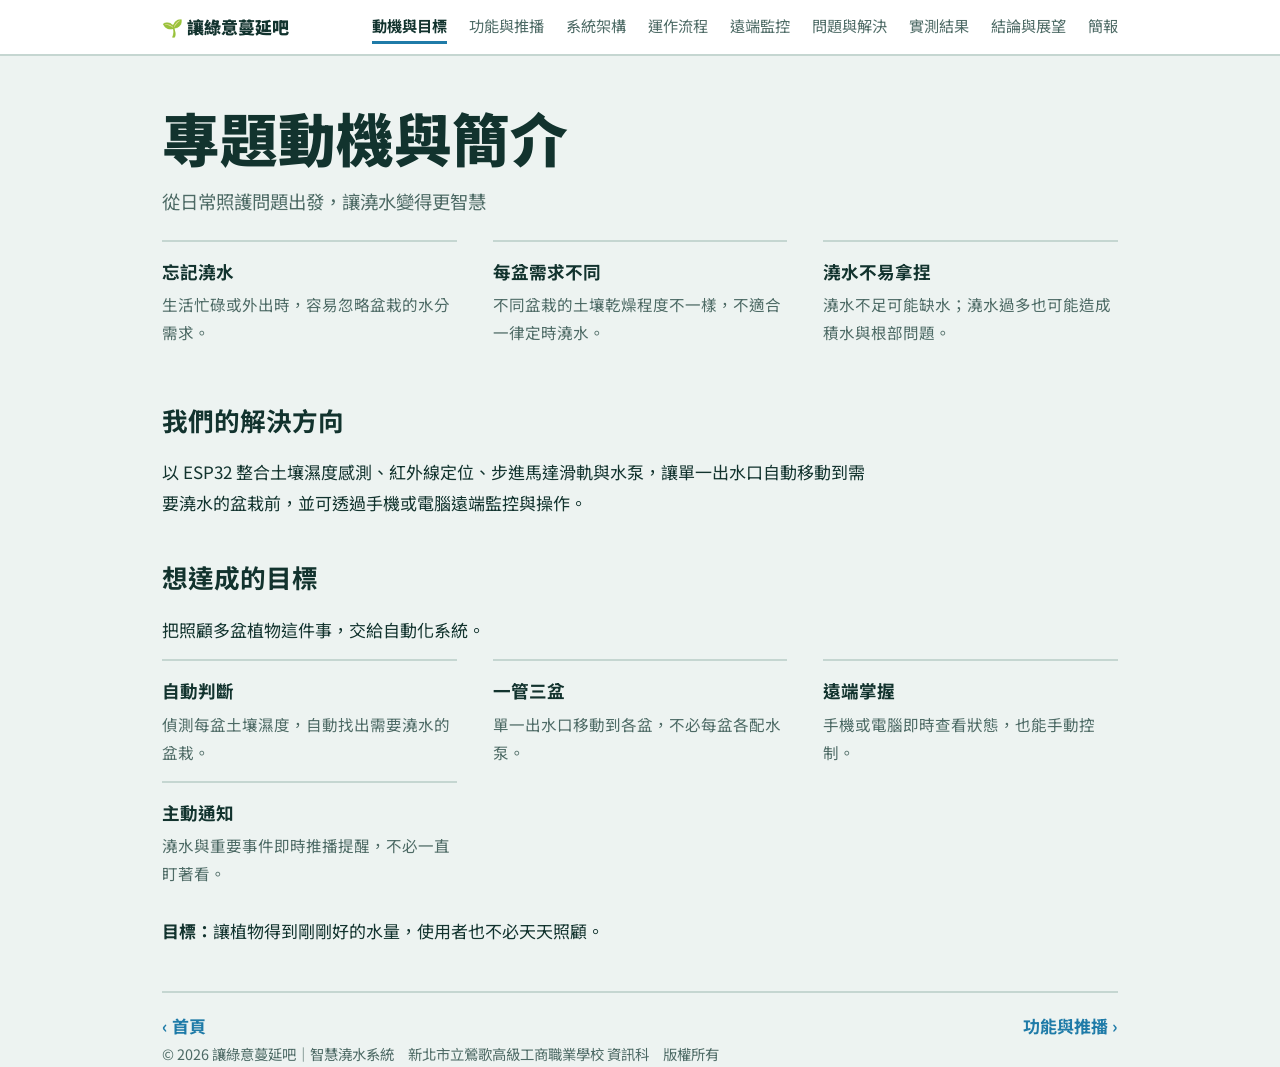
<file: motivation.html>
<!DOCTYPE html><html lang="zh-Hant"><head><meta charset="utf-8"><meta name="viewport" content="width=device-width, initial-scale=1"><title>動機與目標｜讓綠意蔓延吧</title><meta name="description" content="讓綠意蔓延吧：ESP32 智慧自動化盆栽澆水系統，自動定位、濕度感測、遠端控制。"><link rel="icon" href="data:image/svg+xml,<svg xmlns=%22http://www.w3.org/2000/svg%22 viewBox=%220 0 100 100%22><text y=%22.9em%22 font-size=%2290%22>🌱</text></svg>"><link rel="preconnect" href="https://fonts.googleapis.com"><link rel="preconnect" href="https://fonts.gstatic.com" crossorigin><link href="https://fonts.googleapis.com/css2?family=Noto+Sans+TC:wght@400;500;700;900&display=swap" rel="stylesheet"><link rel="stylesheet" href="style.css"></head><body><nav><div class="wrap"><a class="brand" href="index.html">🌱 讓綠意蔓延吧</a><button type="button" class="menu" aria-label="開啟選單" aria-expanded="false" aria-controls="navrow"><span></span><span></span><span></span></button><div class="navrow" id="navrow"><a class="l" href="motivation.html" aria-current="page">動機與目標</a><a class="l" href="features.html">功能與推播</a><a class="l" href="architecture.html">系統架構</a><a class="l" href="flow.html">運作流程</a><a class="l" href="showcase.html">遠端監控</a><a class="l" href="solutions.html">問題與解決</a><a class="l" href="results.html">實測結果</a><a class="l" href="conclusion.html">結論與展望</a><a class="l" href="ppt.html">簡報</a></div></div></nav><script>(function(){var n=document.querySelector("nav"),b=n.querySelector(".menu");b.addEventListener("click",function(){var o=n.classList.toggle("open");b.setAttribute("aria-expanded",o);b.setAttribute("aria-label",o?"關閉選單":"開啟選單")});n.querySelectorAll(".navrow a").forEach(function(a){a.addEventListener("click",function(){n.classList.remove("open")})});document.addEventListener("keydown",function(e){if(e.key==="Escape")n.classList.remove("open")})})()</script><main class="wrap"><header class="top"><h1>專題動機與簡介</h1><p class="lead">從日常照護問題出發，讓澆水變得更智慧</p></header><div class="grid"><div><h3>忘記澆水</h3><p>生活忙碌或外出時，容易忽略盆栽的水分需求。</p></div><div><h3>每盆需求不同</h3><p>不同盆栽的土壤乾燥程度不一樣，不適合一律定時澆水。</p></div><div><h3>澆水不易拿捏</h3><p>澆水不足可能缺水；澆水過多也可能造成積水與根部問題。</p></div></div>
<h2>我們的解決方向</h2><p>以 ESP32 整合土壤濕度感測、紅外線定位、步進馬達滑軌與水泵，讓單一出水口自動移動到需要澆水的盆栽前，並可透過手機或電腦遠端監控與操作。</p>
<h2>想達成的目標</h2><p>把照顧多盆植物這件事，交給自動化系統。</p>
<div class="grid"><div><h3>自動判斷</h3><p>偵測每盆土壤濕度，自動找出需要澆水的盆栽。</p></div><div><h3>一管三盆</h3><p>單一出水口移動到各盆，不必每盆各配水泵。</p></div><div><h3>遠端掌握</h3><p>手機或電腦即時查看狀態，也能手動控制。</p></div><div><h3>主動通知</h3><p>澆水與重要事件即時推播提醒，不必一直盯著看。</p></div></div>
<p style="margin-top:14px"><strong>目標：</strong>讓植物得到剛剛好的水量，使用者也不必天天照顧。</p><div class="pager"><span><a href="index.html">‹ 首頁</a></span><span><a href="features.html">功能與推播 ›</a></span></div></main><footer class="wrap">© 2026 讓綠意蔓延吧｜智慧澆水系統　新北市立鶯歌高級工商職業學校 資訊科　版權所有</footer></body></html>
</file>
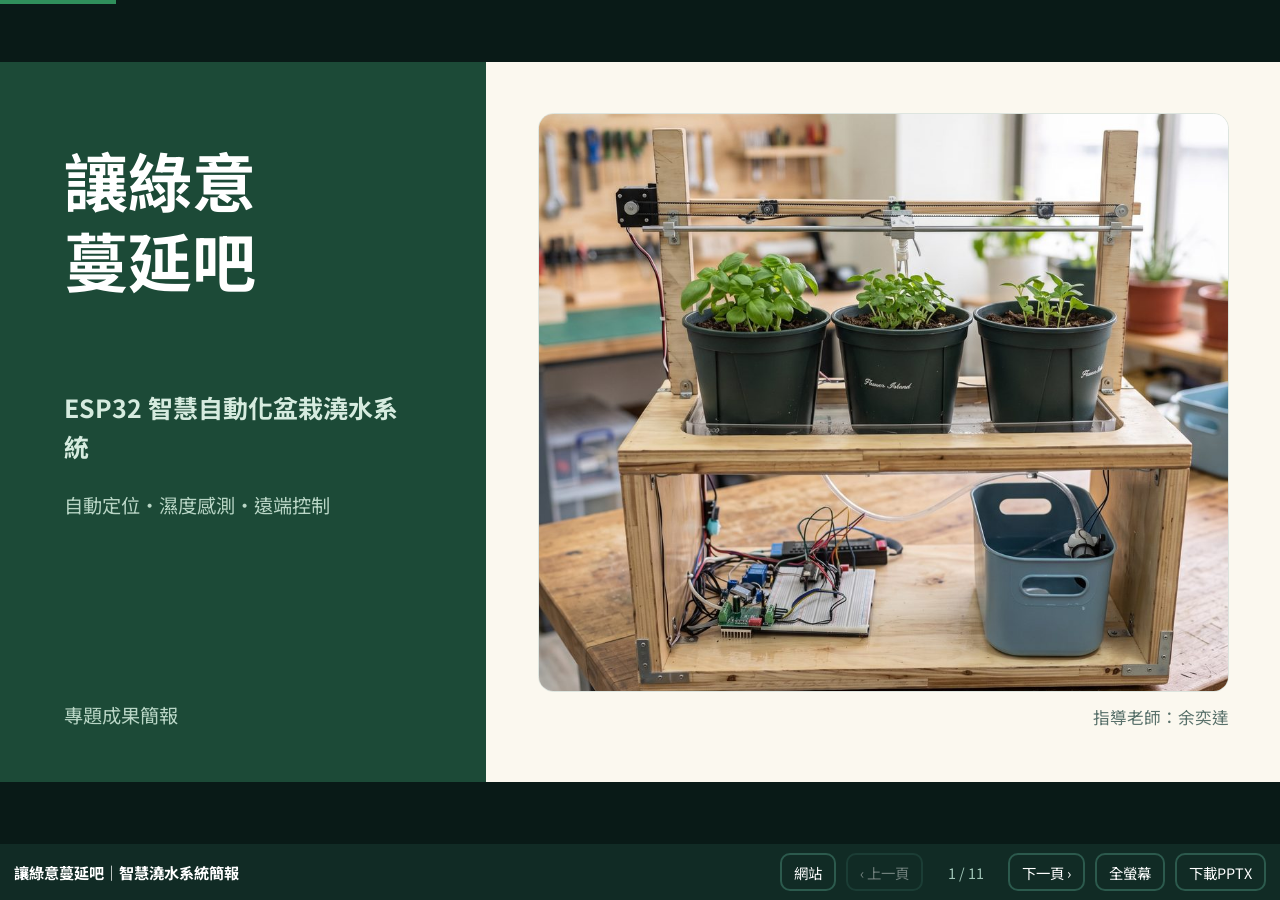
<file: ppt.html>
<!DOCTYPE html>
<html lang="zh-Hant">

<head>
  <meta charset="utf-8">
  <meta name="viewport" content="width=device-width, initial-scale=1">
  <title>讓綠意蔓延吧｜智慧澆水系統簡報</title>
  <link rel="icon"
    href="data:image/svg+xml,<svg xmlns=%22http://www.w3.org/2000/svg%22 viewBox=%220 0 100 100%22><text y=%22.9em%22 font-size=%2290%22>🌱</text></svg>">
  <link rel="preconnect" href="https://fonts.googleapis.com">
  <link rel="preconnect" href="https://fonts.gstatic.com" crossorigin>
  <link href="https://fonts.googleapis.com/css2?family=Noto+Sans+TC:wght@400;500;700;900&display=swap" rel="stylesheet">
  <style>
    :root {
      --g: #1c4a37;
      --g2: #2f8f5b;
      --o: #e07a2e;
      --cream: #fbf8ef;
      --ink: #17302a;
      --mut: #58706a;
      --line: #dde5df;
      --bar: #0f2420
    }

    * {
      box-sizing: border-box
    }

    html,
    body {
      height: 100%;
      margin: 0;
      background: #091a17;
      color: var(--ink);
      font-family: "Noto Sans TC", "PingFang TC", "Microsoft JhengHei", system-ui, sans-serif;
      overflow: hidden
    }

    #prog {
      position: fixed;
      top: 0;
      left: 0;
      height: 4px;
      width: 0;
      background: var(--g2);
      transition: width .3s;
      z-index: 9
    }

    .wrapper {
      position: fixed;
      inset: 0 0 56px 0;
      display: grid;
      place-items: center
    }

    .stage {
      --u: 1cqw;
      position: relative;
      width: min(100vw, calc((100dvh - 56px)*16/9));
      aspect-ratio: 16/9;
      container-type: inline-size;
      overflow: hidden;
      background: var(--cream)
    }

    .slide {
      position: absolute;
      inset: 0;
      background: var(--cream);
      opacity: 0;
      visibility: hidden;
      transition: opacity .35s;
      padding: calc(var(--u)*3.6) calc(var(--u)*4.2);
      display: flex;
      flex-direction: column;
      overflow: hidden;
      font-size: calc(var(--u)*1.6);
      line-height: 1.55
    }

    .slide.on {
      opacity: 1;
      visibility: visible
    }

    .hd {
      display: flex;
      align-items: flex-end;
      gap: calc(var(--u)*1.4);
      margin-bottom: calc(var(--u)*2.2)
    }

    .hd .n {
      font-size: calc(var(--u)*4.2);
      font-weight: 900;
      color: transparent;
      -webkit-text-stroke: calc(var(--u)*.14) var(--o);
      line-height: 1
    }

    .hd h2 {
      margin: 0;
      font-size: calc(var(--u)*3.2);
      color: var(--g);
      line-height: 1.15
    }

    .hd p {
      margin: calc(var(--u)*.3) 0 0;
      color: var(--mut);
      font-size: calc(var(--u)*1.6)
    }

    .body {
      flex: 1;
      min-height: 0;
      display: flex;
      flex-direction: column;
      gap: calc(var(--u)*1.6)
    }

    .grid {
      display: grid;
      gap: calc(var(--u)*1.4)
    }

    .g3 {
      grid-template-columns: repeat(3, 1fr)
    }

    .g4 {
      grid-template-columns: repeat(4, 1fr)
    }

    .card {
      background: #fff;
      border: calc(var(--u)*.15) solid var(--line);
      border-radius: calc(var(--u)*1);
      padding: calc(var(--u)*1.5) calc(var(--u)*1.6)
    }

    .card h3 {
      margin: 0 0 calc(var(--u)*.4);
      font-size: calc(var(--u)*1.95);
      color: var(--g)
    }

    .card p {
      margin: 0;
      color: var(--mut);
      font-size: calc(var(--u)*1.5);
      line-height: 1.6
    }

    .card .no {
      display: block;
      font-size: calc(var(--u)*1.5);
      font-weight: 900;
      color: var(--o);
      margin-bottom: calc(var(--u)*.3)
    }

    .banner {
      background: var(--g);
      color: #fff;
      border-radius: calc(var(--u)*1);
      display: grid;
      place-items: center;
      text-align: center;
      font-weight: 900;
      font-size: calc(var(--u)*2.2);
      padding: calc(var(--u)*1.5);
      line-height: 1.4
    }

    .note {
      background: #fff3e6;
      border-left: calc(var(--u)*.4) solid var(--o);
      border-radius: 0 calc(var(--u)*.8) calc(var(--u)*.8) 0;
      padding: calc(var(--u)*1.2) calc(var(--u)*1.6);
      font-size: calc(var(--u)*1.5)
    }

    .note b {
      display: block;
      color: var(--g);
      font-size: calc(var(--u)*1.8)
    }

    .two {
      display: grid;
      grid-template-columns: 1fr 1fr;
      gap: calc(var(--u)*3);
      flex: 1;
      min-height: 0
    }

    .img {
      border-radius: calc(var(--u)*1.2);
      overflow: hidden;
      border: calc(var(--u)*.15) solid var(--line);
      background: #fff
    }

    .img img {
      display: block;
      width: 100%;
      height: 100%;
      object-fit: cover;
      object-position: top
    }

    .pts {
      display: flex;
      flex-direction: column;
      gap: calc(var(--u)*1.2);
      justify-content: center
    }

    .pts .card {
      border-left: calc(var(--u)*.45) solid var(--g2)
    }

    /* title slide */
    .s1 {
      padding: 0;
      flex-direction: row
    }

    .s1 .l {
      flex: 0 0 38%;
      background: var(--g);
      color: #fff;
      padding: calc(var(--u)*6) calc(var(--u)*5) calc(var(--u)*4);
      display: flex;
      flex-direction: column
    }

    .s1 h1 {
      margin: 0;
      font-size: calc(var(--u)*5);
      line-height: 1.25
    }

    .s1 .l h2 {
      margin: calc(var(--u)*7) 0 calc(var(--u)*2);
      font-size: calc(var(--u)*1.95);
      color: #d6ebdf
    }

    .s1 .l p {
      margin: 0;
      font-size: calc(var(--u)*1.5);
      color: #b9d6c6
    }

    .s1 .l .tail {
      margin-top: auto
    }

    .s1 .r {
      flex: 1;
      padding: calc(var(--u)*4);
      display: flex;
      flex-direction: column;
      gap: calc(var(--u)*1)
    }

    .s1 .r .img {
      flex: 1;
      min-height: 0
    }

    .s1 .r small {
      align-self: flex-end;
      color: var(--mut);
      font-size: calc(var(--u)*1.3)
    }

    /* architecture */
    .arch {
      display: grid;
      grid-template-columns: 1.2fr .35fr 1.1fr .35fr 1.2fr;
      align-items: center;
      gap: calc(var(--u)*.6);
      flex: 1;
      min-height: 0
    }

    .col {
      display: flex;
      flex-direction: column;
      gap: calc(var(--u)*1.4)
    }

    .box {
      border: calc(var(--u)*.2) solid var(--g2);
      background: #eaf5ee;
      border-radius: calc(var(--u)*1);
      padding: calc(var(--u)*1.1) calc(var(--u)*1.3);
      text-align: center
    }

    .box b {
      display: block;
      font-size: calc(var(--u)*1.8);
      color: var(--g)
    }

    .box span {
      font-size: calc(var(--u)*1.3);
      color: var(--mut)
    }

    .box.out {
      border-color: var(--o);
      background: #fff3e6
    }

    .box.core {
      background: var(--g);
      border-color: var(--g);
      color: #fff;
      padding: calc(var(--u)*2.4) calc(var(--u)*1.2)
    }

    .box.core b {
      color: #fff;
      font-size: calc(var(--u)*3)
    }

    .box.core span {
      color: #d6ebdf;
      font-size: calc(var(--u)*1.5);
      line-height: 1.7;
      display: block
    }

    .arr {
      text-align: center;
      color: var(--o);
      font-size: calc(var(--u)*3);
      font-weight: 900
    }

    /* flow */
    .flow {
      display: grid;
      grid-template-columns: repeat(6, 1fr);
      gap: calc(var(--u)*1)
    }

    .flow .card {
      text-align: center;
      padding: calc(var(--u)*1.2) calc(var(--u)*.8)
    }

    .flow .dot {
      display: inline-grid;
      place-items: center;
      width: calc(var(--u)*3);
      height: calc(var(--u)*3);
      border-radius: 50%;
      background: var(--g2);
      color: #fff;
      font-weight: 900;
      font-size: calc(var(--u)*1.5);
      margin-bottom: calc(var(--u)*.5)
    }

    .chips {
      display: flex;
      flex-wrap: wrap;
      gap: calc(var(--u)*1)
    }

    .chips span {
      border: calc(var(--u)*.2) solid var(--g2);
      border-radius: 99px;
      padding: calc(var(--u)*.4) calc(var(--u)*1.6);
      font-weight: 700;
      font-size: calc(var(--u)*1.5);
      background: #fff;
      color: var(--g)
    }

    /* flow 08 animated */
    .s8b {
      gap: calc(var(--u)*.6)
    }

    .fl8 {
      display: flex;
      align-items: center;
      gap: 0;
      margin-top: calc(var(--u)*1.6)
    }

    .fl8 .stp {
      flex: 1 1 0;
      position: relative;
      transition: opacity .4s, transform .4s;
      --w: 0
    }

    .fl8 .cd {
      background: #fff;
      border: calc(var(--u)*.15) solid var(--line);
      border-radius: calc(var(--u)*1.4);
      padding: calc(var(--u)*2.2) calc(var(--u)*.6) calc(var(--u)*1.1);
      text-align: center;
      box-shadow: 0 calc(var(--u)*.3) calc(var(--u)*.8) rgba(28, 74, 55, .1);
      transition: all .4s;
      position: relative;
      min-height: calc(var(--u)*10.4)
    }

    .fl8 h3 {
      margin: 0 0 calc(var(--u)*.4);
      font-size: calc(var(--u)*2);
      color: var(--g)
    }

    .fl8 p {
      margin: 0;
      font-size: calc(var(--u)*1.2);
      line-height: 1.5;
      color: var(--mut)
    }

    .fl8 .c {
      position: absolute;
      left: 50%;
      top: calc(var(--u)*-1.6);
      transform: translateX(-50%);
      z-index: 1;
      width: calc(var(--u)*3.2);
      height: calc(var(--u)*3.2);
      border-radius: 50%;
      background: var(--g2);
      color: #fff;
      font-weight: 900;
      font-size: calc(var(--u)*1.3);
      display: grid;
      place-items: center;
      transition: all .4s
    }

    .fl8 .chev {
      flex: 0 0 calc(var(--u)*2);
      text-align: center;
      color: #c9a24a;
      font-style: normal;
      font-weight: 900;
      font-size: calc(var(--u)*2);
      transition: opacity .4s
    }

    .fl8 .pg {
      position: absolute;
      left: 12%;
      right: 12%;
      bottom: calc(var(--u)*.7);
      height: calc(var(--u)*.4);
      border-radius: 9px;
      background: #c9a24a;
      transform: scaleX(0);
      transform-origin: left;
      opacity: 0
    }

    .fl8 .stp.fut {
      opacity: .4
    }

    .fl8 .chev.fut {
      opacity: .35
    }

    .fl8 .stp.act {
      transform: translateY(calc(var(--u)*-.4))
    }

    .fl8 .stp.act .cd {
      border-color: var(--g2);
      border-width: calc(var(--u)*.25);
      background: #eef7f1
    }

    .fl8 .stp.act .c {
      background: var(--g);
      box-shadow: 0 0 0 calc(var(--u)*.3) #fbf8ef, 0 0 0 calc(var(--u)*.5) #c9a24a
    }

    .fl8 .stp.act .pg {
      opacity: 1
    }

    .lpw {
      position: relative;
      height: calc(var(--u)*3.2);
      --w: calc((100% - var(--u)*10)/6);
      --p: calc(var(--w) + var(--u)*2)
    }

    .lp {
      position: absolute;
      top: 0;
      bottom: 0;
      left: calc(var(--p)*2 + var(--w)/2);
      width: calc(var(--p)*3);
      border: calc(var(--u)*.2) dashed #e1d3a8;
      border-top: 0;
      border-radius: 0 0 calc(var(--u)*1) calc(var(--u)*1);
      opacity: .7;
      transition: all .4s
    }

    .lp::before {
      content: "";
      position: absolute;
      left: calc(var(--u)*-.75);
      top: calc(var(--u)*-.5);
      border: calc(var(--u)*.65) solid transparent;
      border-bottom: calc(var(--u)*.9) solid #e1d3a8;
      border-top: 0;
      transition: border-color .4s
    }

    .lp span {
      position: absolute;
      left: 50%;
      bottom: calc(var(--u)*-1);
      transform: translateX(-50%);
      background: var(--cream);
      padding: 0 calc(var(--u)*1);
      font-weight: 700;
      font-size: calc(var(--u)*1.3);
      color: #cdbd8a;
      white-space: nowrap;
      transition: color .4s
    }

    .lp.on {
      border-color: #c9a24a;
      opacity: 1
    }

    .lp.on::before {
      border-bottom-color: #c9a24a
    }

    .lp.on span {
      color: #a8801f
    }

    .dm {
      background: #fff;
      border: calc(var(--u)*.15) solid var(--line);
      border-radius: calc(var(--u)*1.4);
      padding: calc(var(--u)*1.2) calc(var(--u)*2) calc(var(--u)*1);
      position: relative;
      flex: 1;
      min-height: 0;
      display: flex;
      flex-direction: column;
      box-shadow: 0 calc(var(--u)*.3) calc(var(--u)*.8) rgba(28, 74, 55, .08)
    }

    .dm .st {
      text-align: center;
      font-weight: 900;
      font-size: calc(var(--u)*1.6);
      color: var(--g)
    }

    .rl {
      position: relative;
      height: calc(var(--u)*3.4);
      margin: calc(var(--u)*.7) 0 0
    }

    .rl .ln {
      position: absolute;
      left: 0;
      right: 0;
      top: calc(var(--u)*.7);
      height: calc(var(--u)*.45);
      border-radius: 9px;
      background: #c8d8d0
    }

    .sl {
      position: absolute;
      top: calc(var(--u)*-.2);
      left: 50%;
      width: 0;
      transition: left 1.1s cubic-bezier(.5, 0, .3, 1)
    }

    .sl b {
      position: absolute;
      left: calc(var(--u)*-2.4);
      top: 0;
      width: calc(var(--u)*4.8);
      height: calc(var(--u)*1.7);
      border-radius: calc(var(--u)*.5);
      background: var(--g)
    }

    .sl u {
      position: absolute;
      left: calc(var(--u)*-.35);
      top: calc(var(--u)*1.6);
      width: calc(var(--u)*.7);
      height: calc(var(--u)*.9);
      background: var(--g);
      border-radius: 0 0 3px 3px
    }

    .sl em {
      position: absolute;
      left: 0;
      top: calc(var(--u)*2.4);
      width: 0;
      height: 0;
      opacity: 0;
      font-style: normal
    }

    .sl em s {
      position: absolute;
      left: calc(var(--u)*-.2);
      width: calc(var(--u)*.4);
      height: calc(var(--u)*.55);
      border-radius: 50% 50% 50% 50%/60% 60% 40% 40%;
      background: #4aa3d8;
      animation: s8d .6s linear infinite
    }

    .sl em s:nth-child(2) {
      animation-delay: .2s
    }

    .sl em s:nth-child(3) {
      animation-delay: .4s
    }

    .sl.pump em {
      opacity: 1
    }

    @keyframes s8d {
      from {
        transform: translateY(0);
        opacity: 1
      }

      to {
        transform: translateY(calc(var(--u)*2.4));
        opacity: 0
      }
    }

    .pots {
      display: grid;
      grid-template-columns: repeat(3, 1fr);
      flex: 1;
      min-height: 0;
      align-items: end;
      justify-items: center
    }

    .pt {
      display: flex;
      flex-direction: column;
      align-items: center;
      padding: calc(var(--u)*.7) calc(var(--u)*1.6) calc(var(--u)*.6);
      border: calc(var(--u)*.2) dashed transparent;
      border-radius: calc(var(--u)*1.2);
      transition: border-color .3s
    }

    .pt.tg {
      border-color: #d98a2b
    }

    .pt svg {
      width: calc(var(--u)*8.4);
      height: auto;
      display: block
    }

    .pt .lb {
      font-size: calc(var(--u)*1.45);
      font-weight: 700;
      color: var(--g);
      margin-top: calc(var(--u)*.2)
    }

    .pt .lb b {
      margin-left: .2em
    }

    .pt .bd {
      display: inline-block;
      margin-left: .6em;
      padding: 0 .6em;
      border-radius: 99px;
      font-size: .78em;
      font-weight: 700;
      vertical-align: .08em;
      color: #fff;
      background: #8a9a94;
      transition: background .3s
    }

    .pt .bd.s0 {
      background: #c0392b
    }

    .pt .bd.s1 {
      background: #e07a2e
    }

    .pt .bd.s2 {
      background: #2f8f5b
    }

    .pt .bd.s3 {
      background: #1f8a8a
    }

    .pt .bd.s4 {
      background: #2f6fb5
    }

    .pt .mb {
      width: calc(var(--u)*13);
      height: calc(var(--u)*.7);
      border-radius: 9px;
      background: #e1e8e4;
      margin-top: calc(var(--u)*.4);
      overflow: hidden
    }

    .pt .mb i {
      display: block;
      height: 100%;
      width: 0;
      background: var(--g2);
      transition: width .3s, background .3s
    }

    .pt .mb i.lo {
      background: #c9a24a
    }

    .dm .sp {
      position: absolute;
      right: calc(var(--u)*1.2);
      bottom: calc(var(--u)*.5);
      color: #8a9a94;
      font-size: calc(var(--u)*1.05)
    }

    .s8t {
      text-align: center;
      font-size: calc(var(--u)*1.5);
      color: var(--g);
      font-weight: 700;
      margin-top: calc(var(--u)*.2)
    }

    .s8t b {
      font-weight: 900
    }

    @media (max-width:760px) {
      .fl8 {
        flex-wrap: wrap;
        gap: calc(var(--u)*3) calc(var(--u)*1.5);
        margin-top: calc(var(--u)*3)
      }

      .fl8 .stp {
        flex: 0 0 30%
      }

      .fl8 .chev,
      .lpw {
        display: none
      }

      .fl8 p {
        font-size: calc(var(--u)*3)
      }

      .fl8 h3 {
        font-size: calc(var(--u)*4)
      }

      .fl8 .c {
        font-size: calc(var(--u)*2.6);
        width: calc(var(--u)*6);
        height: calc(var(--u)*6);
        top: calc(var(--u)*-3)
      }

      .dm {
        min-height: calc(var(--u)*60)
      }

      .dm .st {
        font-size: calc(var(--u)*3.4)
      }

      .pt svg {
        width: calc(var(--u)*14)
      }

      .pt .lb {
        font-size: calc(var(--u)*2.8)
      }

      .pt .mb {
        width: calc(var(--u)*22)
      }

      .s8t {
        font-size: calc(var(--u)*3)
      }

      .sl b {
        width: calc(var(--u)*9);
        left: calc(var(--u)*-4.5);
        height: calc(var(--u)*3)
      }
    }

    @media (prefers-reduced-motion:reduce) {
      .sl {
        transition: none
      }

      .sl em s {
        animation: none
      }
    }

    /* pairs */
    .pairs {
      display: flex;
      flex-direction: column;
      gap: calc(var(--u)*1.2);
      flex: 1;
      min-height: 0
    }

    .pairs .row {
      display: grid;
      grid-template-columns: 1fr calc(var(--u)*3) 1fr;
      align-items: stretch;
      gap: calc(var(--u)*.8);
      flex: 1
    }

    .pairs .row.h {
      flex: 0 0 auto;
      font-weight: 900;
      font-size: calc(var(--u)*1.6);
      color: var(--mut)
    }

    .pairs .row.h span:nth-child(3) {
      color: var(--g2)
    }

    .pairs .card {
      display: flex;
      flex-direction: column;
      justify-content: center;
      padding: calc(var(--u)*.9) calc(var(--u)*1.4)
    }

    .pairs .card h3 {
      font-size: calc(var(--u)*1.7);
      margin: 0
    }

    .pairs .card p {
      font-size: calc(var(--u)*1.35)
    }

    .pairs .q {
      background: #fff3e6;
      border-color: #f3d3b3
    }

    .pairs .q h3 {
      color: #a8561a
    }

    .pairs .a {
      background: #eaf5ee;
      border-color: #c5e2d1
    }

    .pairs .mid {
      display: grid;
      place-items: center;
      color: var(--o);
      font-weight: 900;
      font-size: calc(var(--u)*2.4)
    }

    /* results */
    .res {
      display: grid;
      grid-template-columns: 1fr 1.15fr;
      gap: calc(var(--u)*3);
      flex: 1;
      min-height: 0;
      align-items: start
    }

    table {
      border-collapse: collapse;
      width: 100%;
      font-size: calc(var(--u)*1.55)
    }

    th,
    td {
      padding: calc(var(--u)*.8) calc(var(--u)*1);
      text-align: center;
      border-bottom: calc(var(--u)*.1) solid var(--line)
    }

    th {
      background: var(--g);
      color: #fff
    }

    .chart {
      background: #fff;
      border: calc(var(--u)*.15) solid var(--line);
      border-radius: calc(var(--u)*1);
      padding: calc(var(--u)*1.4)
    }

    .legend {
      display: flex;
      gap: calc(var(--u)*1.6);
      font-size: calc(var(--u)*1.25);
      color: var(--mut);
      margin-bottom: calc(var(--u)*1)
    }

    .legend i,
    .b i {
      display: inline-block;
      width: calc(var(--u)*1.1);
      height: calc(var(--u)*1.1);
      border-radius: 3px;
      margin-right: calc(var(--u)*.4);
      vertical-align: -.1em
    }

    .c1 {
      background: #9bc7b0
    }

    .c2 {
      background: #58a47c
    }

    .c3 {
      background: var(--g)
    }

    .r3 {
      display: grid;
      grid-template-columns: calc(var(--u)*6) 1fr;
      gap: calc(var(--u)*.3) calc(var(--u)*1);
      align-items: center;
      margin-bottom: calc(var(--u)*1)
    }

    .r3 b {
      grid-row: span 3;
      font-size: calc(var(--u)*1.5)
    }

    .bar {
      height: calc(var(--u)*1.1);
      background: #e7eee9;
      border-radius: 99px;
      overflow: hidden
    }

    .bar i {
      display: block;
      height: 100%
    }

    .small {
      font-size: calc(var(--u)*1.25);
      color: var(--mut)
    }

    /* closing */
    .s12 {
      padding: 0;
      flex-direction: row
    }

    .s12 .l {
      flex: 1;
      padding: calc(var(--u)*3.6) calc(var(--u)*4.2);
      display: flex;
      flex-direction: column
    }

    .s12 .r {
      flex: 0 0 36%;
      background: var(--g);
      color: #fff;
      display: grid;
      place-content: center;
      text-align: center;
      gap: calc(var(--u)*1.4)
    }

    .s12 .r b {
      font-size: calc(var(--u)*4);
      line-height: 1.3
    }

    .s12 .r span {
      font-size: calc(var(--u)*2);
      color: #d6ebdf
    }

    .s12 ul {
      margin: 0;
      padding-left: 1.2em;
      display: flex;
      flex-direction: column;
      gap: calc(var(--u)*1)
    }

    .s12 li {
      font-size: calc(var(--u)*1.7)
    }

    /* controls */
    .bar-ctl {
      position: fixed;
      left: 0;
      right: 0;
      bottom: 0;
      height: 56px;
      background: #112b25;
      color: #fff;
      display: flex;
      align-items: center;
      gap: 10px;
      padding: 0 14px;
      z-index: 8
    }

    .bar-ctl .t {
      font-weight: 700;
      font-size: .95rem;
      margin-right: auto;
      white-space: nowrap;
      overflow: hidden;
      text-overflow: ellipsis
    }

    .bar-ctl button,
    .bar-ctl a {
      font: inherit;
      font-size: .9rem;
      color: #fff;
      background: transparent;
      border: 2px solid #2c5a4d;
      border-radius: 10px;
      padding: 0 12px;
      height: 38px;
      display: inline-flex;
      align-items: center;
      text-decoration: none;
      cursor: pointer;
      white-space: nowrap
    }

    .bar-ctl button:hover,
    .bar-ctl a:hover {
      background: #1f4a3f
    }

    .bar-ctl button:focus-visible,
    .bar-ctl a:focus-visible {
      outline: 3px solid #7fd1a5;
      outline-offset: 2px
    }

    .bar-ctl button:disabled {
      opacity: .4;
      cursor: default
    }

    #cnt {
      color: #9fc4b6;
      font-size: .9rem;
      min-width: 4.5em;
      text-align: center
    }

    @media (max-width:760px) {
      .stage {
        width: 100vw;
        height: calc(100dvh - 56px);
        aspect-ratio: auto;
        --u: 2.5cqw
      }

      .slide {
        overflow-y: auto;
        padding: calc(var(--u)*2.6) calc(var(--u)*2.4) calc(var(--u)*4)
      }

      .g3,
      .g4,
      .two,
      .res,
      .s1,
      .s12 {
        grid-template-columns: 1fr
      }

      .g4 {
        grid-template-columns: 1fr 1fr
      }

      .s1,
      .s12 {
        flex-direction: column;
        overflow-y: auto
      }

      .s1 .l {
        flex: none;
        padding: calc(var(--u)*4) calc(var(--u)*3)
      }

      .s1 .l h2 {
        margin-top: calc(var(--u)*3)
      }

      .s1 .l .tail {
        margin-top: calc(var(--u)*3)
      }

      .s1 .r {
        flex: none;
        padding: calc(var(--u)*3)
      }

      .s1 .r .img {
        flex: none;
        aspect-ratio: 1/1
      }

      .s12 .l {
        flex: none;
        padding: calc(var(--u)*3)
      }

      .s12 .r {
        flex: none;
        padding: calc(var(--u)*5)
      }

      .hd {
        flex-wrap: wrap
      }

      .hd .n {
        font-size: calc(var(--u)*5)
      }

      .hd h2 {
        font-size: calc(var(--u)*3.6)
      }

      .card h3 {
        font-size: calc(var(--u)*2.2)
      }

      .card p,
      .note,
      .s12 li,
      table {
        font-size: calc(var(--u)*1.85)
      }

      .banner {
        font-size: calc(var(--u)*2.4);
        grid-column: span 2;
        padding: calc(var(--u)*2)
      }

      .two {
        display: flex;
        flex-direction: column
      }

      .img {
        height: calc(var(--u)*50)
      }

      .img.tall {
        height: calc(var(--u)*60)
      }

      .arch {
        grid-template-columns: 1fr;
        gap: calc(var(--u)*1)
      }

      .arr {
        transform: rotate(90deg);
        font-size: calc(var(--u)*3.5)
      }

      .box b {
        font-size: calc(var(--u)*2.2)
      }

      .box span {
        font-size: calc(var(--u)*1.8)
      }

      .box.core b {
        font-size: calc(var(--u)*3.4)
      }

      .box.core span {
        font-size: calc(var(--u)*1.9)
      }

      .flow {
        grid-template-columns: 1fr 1fr
      }

      .chips span {
        font-size: calc(var(--u)*1.8)
      }

      .pairs .row {
        grid-template-columns: 1fr calc(var(--u)*3.4) 1fr
      }

      .pairs .card h3 {
        font-size: calc(var(--u)*2)
      }

      .pairs .card p {
        font-size: calc(var(--u)*1.7)
      }

      .pairs .row.h {
        font-size: calc(var(--u)*1.9)
      }

      .r3 b {
        font-size: calc(var(--u)*1.9)
      }

      .legend {
        font-size: calc(var(--u)*1.7)
      }

      .small {
        font-size: calc(var(--u)*1.7)
      }

      .hm,
      #fs {
        display: none !important
      }

      .bar-ctl .t {
        display: none
      }

      .bar-ctl {
        justify-content: space-between;
        padding: 0 6px;
        gap: 4px
      }

      .bar-ctl button,
      .bar-ctl a {
        padding: 0 8px;
        font-size: .84rem
      }

      #cnt {
        min-width: 3.4em;
        font-size: .82rem
      }

      .s1 .r small {
        font-size: calc(var(--u)*1.8)
      }

      .slide>* {
        flex-shrink: 0
      }

      .body,
      .arch,
      .pairs,
      .two,
      .res,
      .pairs .row,
      .pts {
        flex: none;
        min-height: auto
      }

      .grid {
        grid-auto-rows: auto !important
      }

      .pics {
        height: calc(var(--u)*31)
      }

      .pics .img {
        height: 100%
      }

      .two>.img.tall {
        height: auto;
        width: 100%;
        aspect-ratio: 640/778
      }
    }

    @media (prefers-reduced-motion:reduce) {

      .slide,
      #prog {
        transition: none
      }
    }
  </style>
</head>

<body>
  <div id="prog"></div>
  <div class="wrapper">
    <div class="stage">
      <section class="slide s1">
        <div class="l">
          <h1>讓綠意<br>蔓延吧</h1>
          <h2>ESP32 智慧自動化盆栽澆水系統</h2>
          <p>自動定位・濕度感測・遠端控制</p>
          <p class="tail">專題成果簡報</p>
        </div>
        <div class="r">
          <div class="img"><img src="img/device.jpg" alt="智慧澆水系統實機：上層為滑軌與三盆植物，下層為控制電路與水箱"
              style="object-position:center"></div><small>指導老師：余奕達</small>
        </div>
      </section>
      <section class="slide">
        <div class="hd"><span class="n">02</span>
          <div>
            <h2>專題動機與簡介</h2>
            <p>從日常照護問題出發，讓澆水變得更智慧</p>
          </div>
        </div>
        <div class="body">
          <div class="grid g3">
            <div class="card">
              <h3>忘記澆水</h3>
              <p>生活忙碌或外出時，容易忽略盆栽的水分需求。</p>
            </div>
            <div class="card">
              <h3>每盆需求不同</h3>
              <p>不同盆栽的土壤乾燥程度不一樣，不適合一律定時澆水。</p>
            </div>
            <div class="card">
              <h3>澆水不易拿捏</h3>
              <p>澆水不足可能缺水；澆水過多也可能造成積水與根部問題。</p>
            </div>
          </div>
          <div class="note"><b>我們的解決方向</b>以 ESP32 整合土壤濕度感測、紅外線定位、步進馬達滑軌與水泵，讓單一出水口自動移動到需要澆水的盆栽前，並可透過手機或電腦遠端監控與操作。</div>
        </div>
      </section>
      <section class="slide">
        <div class="hd"><span class="n">03</span>
          <div>
            <h2>想達成的目標</h2>
            <p>把照顧多盆植物這件事，交給自動化系統</p>
          </div>
        </div>
        <div class="body">
          <div class="grid g4">
            <div class="card"><span class="no">01</span>
              <h3>自動判斷</h3>
              <p>偵測每盆土壤濕度，自動找出需要澆水的盆栽</p>
            </div>
            <div class="card"><span class="no">02</span>
              <h3>一管三盆</h3>
              <p>單一出水口移動到各盆，不必每盆各配水泵</p>
            </div>
            <div class="card"><span class="no">03</span>
              <h3>遠端掌握</h3>
              <p>手機或電腦即時查看狀態，也能手動控制</p>
            </div>
            <div class="card"><span class="no">04</span>
              <h3>主動通知</h3>
              <p>澆水與重要事件即時推播提醒，不必一直盯著看</p>
            </div>
          </div>
          <div class="note"><b>目標</b>讓植物得到剛剛好的水量，使用者也不必天天照顧。</div>
        </div>
      </section>
      <section class="slide">
        <div class="hd"><span class="n">04</span>
          <div>
            <h2>七大核心功能</h2>
            <p>自動偵測、定位、澆水，並可遠端監控與手動介入</p>
          </div>
        </div>
        <div class="body">
          <div class="grid g4" style="flex:1;grid-auto-rows:1fr">
            <div class="card"><span class="no">01</span>
              <h3>自動偵測濕度</h3>
              <p>持續監測三盆土壤，過乾即啟動</p>
            </div>
            <div class="card"><span class="no">02</span>
              <h3>自動移動定位</h3>
              <p>滑塊移至該盆上方並精準停位</p>
            </div>
            <div class="card"><span class="no">03</span>
              <h3>智慧循環澆水</h3>
              <p>澆 10 秒、等 30 秒，再重新偵測</p>
            </div>
            <div class="card"><span class="no">04</span>
              <h3>遠端網頁監控</h3>
              <p>手機或電腦查看濕度、位置與水泵</p>
            </div>
            <div class="card"><span class="no">05</span>
              <h3>手動控制</h3>
              <p>網頁手動移動滑塊、開關水泵</p>
            </div>
            <div class="card"><span class="no">06</span>
              <h3>安全防呆</h3>
              <p>移動時水泵鎖定，抽水時不移動</p>
            </div>
            <div class="card"><span class="no">07</span>
              <h3>即時推播</h3>
              <p>每 30 秒狀態報告，異常即時通知</p>
            </div>
            <div class="banner">一台機器<br>照顧多盆植物</div>
          </div>
        </div>
      </section>
      <section class="slide">
        <div class="hd"><span class="n">05</span>
          <div>
            <h2>手機即時推播通知</h2>
            <p>讓使用者不必一直開啟網頁，也能掌握系統狀況</p>
          </div>
        </div>
        <div class="two" style="grid-template-columns:.8fr 1.2fr">
          <div class="img tall" style="justify-self:center;aspect-ratio:640/778;max-width:100%;background:#000"><img
              src="img/ntfy.jpg" alt="ntfy 手機通知截圖，顯示定時狀態與澆水未完成警示"></div>
          <div class="pts">
            <div class="card">
              <h3>定時狀態回報</h3>
              <p>系統每 30 秒傳送一次狀態資訊。</p>
            </div>
            <div class="card">
              <h3>事件通知</h3>
              <p>開始澆水、澆水完成或發生異常時，推播提醒使用者。</p>
            </div>
            <div class="card">
              <h3>通知內容</h3>
              <p>包含目前位置、水泵狀態，以及三盆植物的濕度資訊。</p>
            </div>
          </div>
        </div>
      </section>
      <section class="slide">
        <div class="hd"><span class="n">06</span>
          <div>
            <h2>系統架構</h2>
            <p>ESP32 作為控制核心，整合感測、移動、供水與網路功能</p>
          </div>
        </div>
        <div class="body">
          <div class="arch">
            <div class="col">
              <div class="box"><b>土壤濕度感測器 ×3</b><span>讀取各盆土壤濕度</span></div>
              <div class="box"><b>紅外線感測器 ×3</b><span>回報位置訊號</span></div>
            </div>
            <div class="arr">➜</div>
            <div class="box core"><b>ESP32</b><span>資料判斷・流程控制<br>網頁伺服器・Wi-Fi</span></div>
            <div class="arr">➜</div>
            <div class="col">
              <div class="box out"><b>步進馬達＋皮帶滑軌</b><span>移動出水口</span></div>
              <div class="box out"><b>繼電器＋水泵</b><span>控制出水</span></div>
            </div>
          </div>
          <div class="note">Wi-Fi 網路連線：提供手機／電腦網頁監控，並透過 ntfy 服務發送推播通知。</div>
        </div>
      </section>
      <section class="slide s8" id="s8">
        <div class="hd"><span class="n">07</span>
          <div>
            <h2>自動運作流程</h2>
            <p>由濕度偵測開始，依序完成定位、澆水與再次確認</p>
          </div>
        </div>
        <div class="body s8b">
          <div class="fl8">
            <div class="stp" data-k="0"><span class="c">01</span>
              <div class="cd">
                <h3>偵測</h3>
                <p>讀取三盆植物<br>的土壤濕度</p><i class="pg"></i>
              </div>
            </div><i class="chev">❯</i>
            <div class="stp" data-k="1"><span class="c">02</span>
              <div class="cd">
                <h3>判斷</h3>
                <p>找出低於設定值<br>的盆栽</p><i class="pg"></i>
              </div>
            </div><i class="chev">❯</i>
            <div class="stp" data-k="2"><span class="c">03</span>
              <div class="cd">
                <h3>定位</h3>
                <p>滑塊移動至<br>目標盆栽位置</p><i class="pg"></i>
              </div>
            </div><i class="chev">❯</i>
            <div class="stp" data-k="3"><span class="c">04</span>
              <div class="cd">
                <h3>澆水</h3>
                <p>啟動水泵，<br>澆水約 10 秒</p><i class="pg"></i>
              </div>
            </div><i class="chev">❯</i>
            <div class="stp" data-k="4"><span class="c">05</span>
              <div class="cd">
                <h3>等待</h3>
                <p>回到中間位置，<br>等待約 30 秒</p><i class="pg"></i>
              </div>
            </div><i class="chev">❯</i>
            <div class="stp" data-k="5"><span class="c">06</span>
              <div class="cd">
                <h3>再檢測</h3>
                <p>重新讀取濕度，<br>必要時再次澆水</p><i class="pg"></i>
              </div>
            </div>
          </div>
          <div class="lpw">
            <div class="lp"><span>仍偏乾 → 再次定位、澆水</span></div>
          </div>
          <div class="dm">
            <div class="st" id="s8st">偵測：讀取三盆植物的土壤濕度</div>
            <div class="rl">
              <div class="ln"></div>
              <div class="sl" id="s8sl"><b></b><u></u><em><s></s><s></s><s></s></em></div>
            </div>
            <div class="pots">
              <div class="pt" data-i="0"><svg viewBox="0 0 100 64" aria-hidden="true">
                  <path d="M50 30V16" stroke="#3b7a52" stroke-width="3" fill="none" />
                  <ellipse cx="38" cy="14" rx="15" ry="7" transform="rotate(-18 38 14)" fill="#3f8d5e" />
                  <ellipse cx="62" cy="12" rx="15" ry="7" transform="rotate(16 62 12)" fill="#2f7a4f" />
                  <rect x="18" y="28" width="64" height="8" rx="2" fill="#9c4d26" />
                  <path d="M23 36H77L71 62H29Z" fill="#b86d3f" />
                </svg>
                <div class="lb">植物 1　<b>--%</b><span class="bd"></span></div>
                <div class="mb"><i></i></div>
              </div>
              <div class="pt" data-i="1"><svg viewBox="0 0 100 64" aria-hidden="true">
                  <path d="M50 30V16" stroke="#3b7a52" stroke-width="3" fill="none" />
                  <ellipse cx="38" cy="14" rx="15" ry="7" transform="rotate(-18 38 14)" fill="#3f8d5e" />
                  <ellipse cx="62" cy="12" rx="15" ry="7" transform="rotate(16 62 12)" fill="#2f7a4f" />
                  <rect x="18" y="28" width="64" height="8" rx="2" fill="#9c4d26" />
                  <path d="M23 36H77L71 62H29Z" fill="#b86d3f" />
                </svg>
                <div class="lb">植物 2　<b>--%</b><span class="bd"></span></div>
                <div class="mb"><i></i></div>
              </div>
              <div class="pt" data-i="2"><svg viewBox="0 0 100 64" aria-hidden="true">
                  <path d="M50 30V16" stroke="#3b7a52" stroke-width="3" fill="none" />
                  <ellipse cx="38" cy="14" rx="15" ry="7" transform="rotate(-18 38 14)" fill="#3f8d5e" />
                  <ellipse cx="62" cy="12" rx="15" ry="7" transform="rotate(16 62 12)" fill="#2f7a4f" />
                  <rect x="18" y="28" width="64" height="8" rx="2" fill="#9c4d26" />
                  <path d="M23 36H77L71 62H29Z" fill="#b86d3f" />
                </svg>
                <div class="lb">植物 3　<b>--%</b><span class="bd"></span></div>
                <div class="mb"><i></i></div>
              </div>
            </div><small class="sp">示範動畫已加速</small>
          </div>
          <div class="small s8t"><b>持續循環：</b>若再次偵測仍低於設定值，系統會重新定位並澆水，直到濕度達到設定範圍。</div>
        </div>
      </section>
      <section class="slide">
        <div class="hd"><span class="n">08</span>
          <div>
            <h2>遠端網頁監控與手動控制</h2>
            <p>透過網頁與 Blynk 手機儀表板掌握系統狀態，必要時可人工介入</p>
          </div>
        </div>
        <div class="two" style="grid-template-columns:1.1fr .9fr">
          <div class="pics" style="display:flex;gap:calc(var(--u)*1.6);min-height:0;justify-content:center">
            <div class="img tall" style="aspect-ratio:822/1991;flex:0 1 auto;height:100%"><img src="img/web.jpg"
                alt="網頁儀表板截圖"></div>
            <div class="img tall" style="aspect-ratio:640/885;flex:0 1 auto;height:100%"><img src="img/blynk.jpg"
                alt="Blynk 手機儀表板截圖"></div>
          </div>
          <div class="pts">
            <div class="card">
              <h3>即時狀態</h3>
              <p>時間、目前位置、滑塊移動與水泵狀態。</p>
            </div>
            <div class="card">
              <h3>盆栽資訊</h3>
              <p>顯示各盆土壤濕度與正常／乾燥狀態，並顯示紅外線位置感測狀態。</p>
            </div>
            <div class="card">
              <h3>手動操作</h3>
              <p>可指定位置 1～3、停止滑塊、手動開關水泵，並控制 NTFY 推播。</p>
            </div>
          </div>
        </div>
      </section>
      <section class="slide">
        <div class="hd"><span class="n">09</span>
          <div>
            <h2>問題與解決</h2>
            <p>從實際照護的困擾，對應到系統的設計</p>
          </div>
        </div>
        <div class="pairs">
          <div class="row h"><span>遇到的問題</span><span></span><span>我們的解法</span></div>
          <div class="row">
            <div class="card q">
              <h3>每盆需水量不同</h3>
              <p>定時澆水容易過多或不足</p>
            </div>
            <div class="mid">➜</div>
            <div class="card a">
              <h3>各盆獨立判斷</h3>
              <p>每盆偵測自己的濕度，只替偏乾的盆栽澆水</p>
            </div>
          </div>
          <div class="row">
            <div class="card q">
              <h3>一次澆水難以拿捏</h3>
              <p>澆太多會積水，澆太少仍然缺水</p>
            </div>
            <div class="mid">➜</div>
            <div class="card a">
              <h3>澆水後再確認</h3>
              <p>澆水約 10 秒、等待約 30 秒，再重新偵測是否達標</p>
            </div>
          </div>
          <div class="row">
            <div class="card q">
              <h3>移動與出水同時發生</h3>
              <p>出水位置還在移動，水可能澆錯地方</p>
            </div>
            <div class="mid">➜</div>
            <div class="card a">
              <h3>動作安全互鎖</h3>
              <p>水泵運轉時滑塊不移動，滑塊移動時水泵不出水</p>
            </div>
          </div>
          <div class="row">
            <div class="card q">
              <h3>人不在現場</h3>
              <p>看不到植物狀況，也無法即時處理</p>
            </div>
            <div class="mid">➜</div>
            <div class="card a">
              <h3>網頁監控與手機推播</h3>
              <p>遠端查看狀態與手動控制，重要事件由 ntfy 通知</p>
            </div>
          </div>
        </div>
      </section>
      <section class="slide">
        <div class="hd"><span class="n">10</span>
          <div>
            <h2>實測結果</h2>
            <p>依手機 ntfy 定時狀態回報，約 1 分鐘內三盆植物的濕度紀錄</p>
          </div>
        </div>
        <div class="body">
          <div class="res">
            <div>
              <table>
                <tr>
                  <th>時間</th>
                  <th>位置</th>
                  <th>植物1</th>
                  <th>植物2</th>
                  <th>植物3</th>
                </tr>
                <tr>
                  <td>14:30:57</td>
                  <td>1</td>
                  <td>27%</td>
                  <td>41%</td>
                  <td>34%</td>
                </tr>
                <tr>
                  <td>14:31:30</td>
                  <td>2</td>
                  <td>37%</td>
                  <td>42%</td>
                  <td>37%</td>
                </tr>
                <tr>
                  <td>14:32:02</td>
                  <td>3</td>
                  <td>37%</td>
                  <td>36%</td>
                  <td>33%</td>
                </tr>
              </table>
            </div>
            <div class="chart" role="img" aria-label="三盆植物三個時間點的濕度長條圖，數值同左表">
              <div class="legend"><span><i class="c1"></i>14:30:57</span><span><i class="c2"></i>14:31:30</span><span><i
                    class="c3"></i>14:32:02</span></div>
              <div class="r3"><b>植物1</b>
                <div class="bar"><i class="c1" style="width:27%"></i></div>
                <div class="bar"><i class="c2" style="width:37%"></i></div>
                <div class="bar"><i class="c3" style="width:37%"></i></div>
              </div>
              <div class="r3"><b>植物2</b>
                <div class="bar"><i class="c1" style="width:41%"></i></div>
                <div class="bar"><i class="c2" style="width:42%"></i></div>
                <div class="bar"><i class="c3" style="width:36%"></i></div>
              </div>
              <div class="r3"><b>植物3</b>
                <div class="bar"><i class="c1" style="width:34%"></i></div>
                <div class="bar"><i class="c2" style="width:37%"></i></div>
                <div class="bar"><i class="c3" style="width:33%"></i></div>
              </div>
            </div>
          </div>
          <div class="note"><b>觀察重點</b>三筆定時狀態回報（2026-11-16）顯示，滑塊位置依序為 1、2、3，水泵皆為停止，三盆濕度維持在約 27～42%，系統持續回報各盆土壤狀態。</div>
          <div class="small">註：數據取自 ntfy 通知截圖；不同土壤、感測器與環境條件可能造成讀值差異。</div>
        </div>
      </section>
      <section class="slide s12">
        <div class="l">
          <div class="hd"><span class="n">11</span>
            <div>
              <h2>結論與未來展望</h2>
              <p>讓科技協助照顧植物，讓綠意持續延伸</p>
            </div>
          </div>
          <div class="body">
            <p style="margin:0;font-size:calc(var(--u)*1.8)">本專題結合感測技術、自動化控制與網路通訊，完成一套能依照土壤濕度移動定位並自動澆水的智慧系統。</p>
            <ul>
              <li>透過網頁與推播，讓使用者遠端掌握系統狀態</li>
              <li>開發中累積軟硬體整合與測試修正的經驗</li>
              <li>未來可擴充更多盆栽、人工光源與攝影機</li>
            </ul>
          </div>
        </div>
        <div class="r"><b>讓綠意<br>蔓延吧</b><span>謝謝聆聽</span></div>
      </section>
    </div>
  </div>
  <div class="bar-ctl"><span class="t">讓綠意蔓延吧｜智慧澆水系統簡報</span><a href="index.html">網站</a><button type="button" id="pv">‹
      上一頁</button><span id="cnt">1 / 11</span><button type="button" id="nx">下一頁 ›</button><button type="button"
      id="fs">全螢幕</button><a href="green-spread.pptx" download="讓綠意蔓延吧.pptx"><span class="hm">下載 </span>PPTX</a></div>
  <script>(function () {
      var S = [].slice.call(document.querySelectorAll(".slide")), i = 0, cnt = document.getElementById("cnt"), prog = document.getElementById("prog"), pv = document.getElementById("pv"), nx = document.getElementById("nx");
      function go(n) { i = Math.max(0, Math.min(S.length - 1, n)); S.forEach(function (s, k) { s.classList.toggle("on", k === i); s.setAttribute("aria-hidden", k !== i); if (k === i) s.scrollTop = 0 }); cnt.textContent = (i + 1) + " / " + S.length; prog.style.width = ((i + 1) / S.length * 100) + "%"; pv.disabled = i === 0; nx.disabled = i === S.length - 1; try { history.replaceState(null, "", "#" + (i + 1)) } catch (e) { } }
      pv.onclick = function () { go(i - 1) }; nx.onclick = function () { go(i + 1) };
      var fs = document.getElementById("fs"); if (!document.fullscreenEnabled) { fs.style.display = "none" } else { fs.onclick = function () { if (document.fullscreenElement) document.exitFullscreen(); else document.documentElement.requestFullscreen() } }
      document.addEventListener("keydown", function (e) { var k = e.key; if (k === "ArrowRight" || k === "PageDown" || k === " " || k === "ArrowDown") { e.preventDefault(); go(i + 1) } else if (k === "ArrowLeft" || k === "PageUp" || k === "ArrowUp") { e.preventDefault(); go(i - 1) } else if (k === "Home") go(0); else if (k === "End") go(S.length - 1); else if (k === "f" || k === "F") fs.click() });
      var x0 = null, y0 = null, st = document.querySelector(".stage"); st.addEventListener("touchstart", function (e) { x0 = e.touches[0].clientX; y0 = e.touches[0].clientY }, { passive: true }); st.addEventListener("touchend", function (e) { if (x0 === null) return; var dx = e.changedTouches[0].clientX - x0, dy = e.changedTouches[0].clientY - y0; x0 = null; if (Math.abs(dx) > 60 && Math.abs(dx) > Math.abs(dy) * 1.5) go(i + (dx < 0 ? 1 : -1)) }, { passive: true });
      function fromHash() { var h = parseInt((location.hash || "").slice(1), 10); go(isNaN(h) ? 0 : h - 1) } window.addEventListener("hashchange", fromHash); fromHash()
    })();</script>
  <script>(function () {
      var sec = document.getElementById("s8"); if (!sec) return;
      var stp = [].slice.call(sec.querySelectorAll(".stp")), chv = [].slice.call(sec.querySelectorAll(".chev")), pts = [].slice.call(sec.querySelectorAll(".pt")), sl = document.getElementById("s8sl"), st = document.getElementById("s8st"), lp = sec.querySelector(".lp");
      var LOW = 30, OK = 40, POS = [16.667, 50, 83.333], gen = 0, m = [26, 52, 48];
      function sleep(ms) { return new Promise(function (r) { setTimeout(r, ms) }) }
      function view() { pts.forEach(function (p, i) { var v = Math.round(m[i]); p.querySelector(".lb b").textContent = v + "%"; var L = v <= 20 ? 0 : v <= 39 ? 1 : v <= 59 ? 2 : v <= 79 ? 3 : 4, bd = p.querySelector(".bd"); bd.textContent = ["乾燥", "偏乾", "適中", "潮濕", "過濕"][L]; bd.className = "bd s" + L; var b = p.querySelector(".mb i"); b.style.width = v + "%"; b.className = v < OK ? "lo" : "" }) }
      function act(k) { stp.forEach(function (s, i) { s.classList.toggle("act", i === k); s.classList.toggle("fut", k >= 0 && i > k) }); chv.forEach(function (c, i) { c.classList.toggle("fut", k >= 0 && i >= k) }); stp.forEach(function (s) { s.querySelector(".pg").style.transform = "scaleX(0)" }) }
      function prog(k, f) { stp[k].querySelector(".pg").style.transform = "scaleX(" + f + ")" }
      function to(i) { sl.style.left = POS[i] + "%" }
      function tgt(i) { pts.forEach(function (p, j) { p.classList.toggle("tg", j === i) }) }
      function reset() { m = [26, 52, 48]; view(); act(-1); tgt(-1); lp.classList.remove("on"); sl.classList.remove("pump"); to(1); st.textContent = "偵測：讀取三盆植物的土壤濕度" }
      async function run(g) {
        var W = async function (ms) { await sleep(ms); if (g !== gen) throw 0 };
        try {
          while (true) {
            reset(); await W(700);
            act(0); st.textContent = "偵測：讀取三盆植物的土壤濕度"; await W(1500);
            act(1); var i = m.findIndex(function (v) { return v <= LOW }); st.textContent = "判斷：植物 " + (i + 1) + " 濕度 " + Math.round(m[i]) + "%，低於設定值 " + LOW + "%"; tgt(i); await W(1600);
            var r = 0;
            while (m[i] < OK && r < 10) {
              r++;
              lp.classList.remove("on");
              act(2); st.textContent = "定位：滑塊移動至植物 " + (i + 1); to(i); await W(1500);
              act(3); sl.classList.add("pump");
              for (var t = 10; t >= 0; t--) { st.textContent = "澆水：水泵啟動，約 10 秒（剩 " + t + " 秒）"; prog(3, (10 - t) / 10); if (t < 10 && m[i] < OK) { m[i] = Math.min(OK, m[i] + 2.1); view() } await W(t ? 330 : 500); if (m[i] >= OK) break }
              sl.classList.remove("pump"); tgt(-1);
              act(4); to(1);
              for (var w = 30; w >= 0; w -= 3) { st.textContent = "等待：回到中間位置，約 30 秒（剩 " + w + " 秒）"; prog(4, (30 - w) / 30); await W(w ? 280 : 300) }
              act(5); var ok = m[i] >= OK; st.textContent = "再檢測：植物 " + (i + 1) + " 濕度 " + Math.round(m[i]) + "%" + (ok ? "，已達 " + OK + "% 以上，完成" : "，仍低於 " + OK + "%，再次定位、澆水");
              if (!ok) { lp.classList.add("on"); tgt(i) }
              await W(2300)
            }
            lp.classList.remove("on"); tgt(-1); act(5); st.textContent = "完成：三盆植物濕度皆在設定範圍，系統待機中"; await W(3500);
          }
        } catch (e) { if (e !== 0) throw e }
      }
      function sync() { if (sec.classList.contains("on")) { gen++; run(gen) } else { gen++; reset() } }
      new MutationObserver(sync).observe(sec, { attributes: true, attributeFilter: ["class"] });
      reset(); if (sec.classList.contains("on")) sync();
    })();</script>
</body>

</html>
</file>
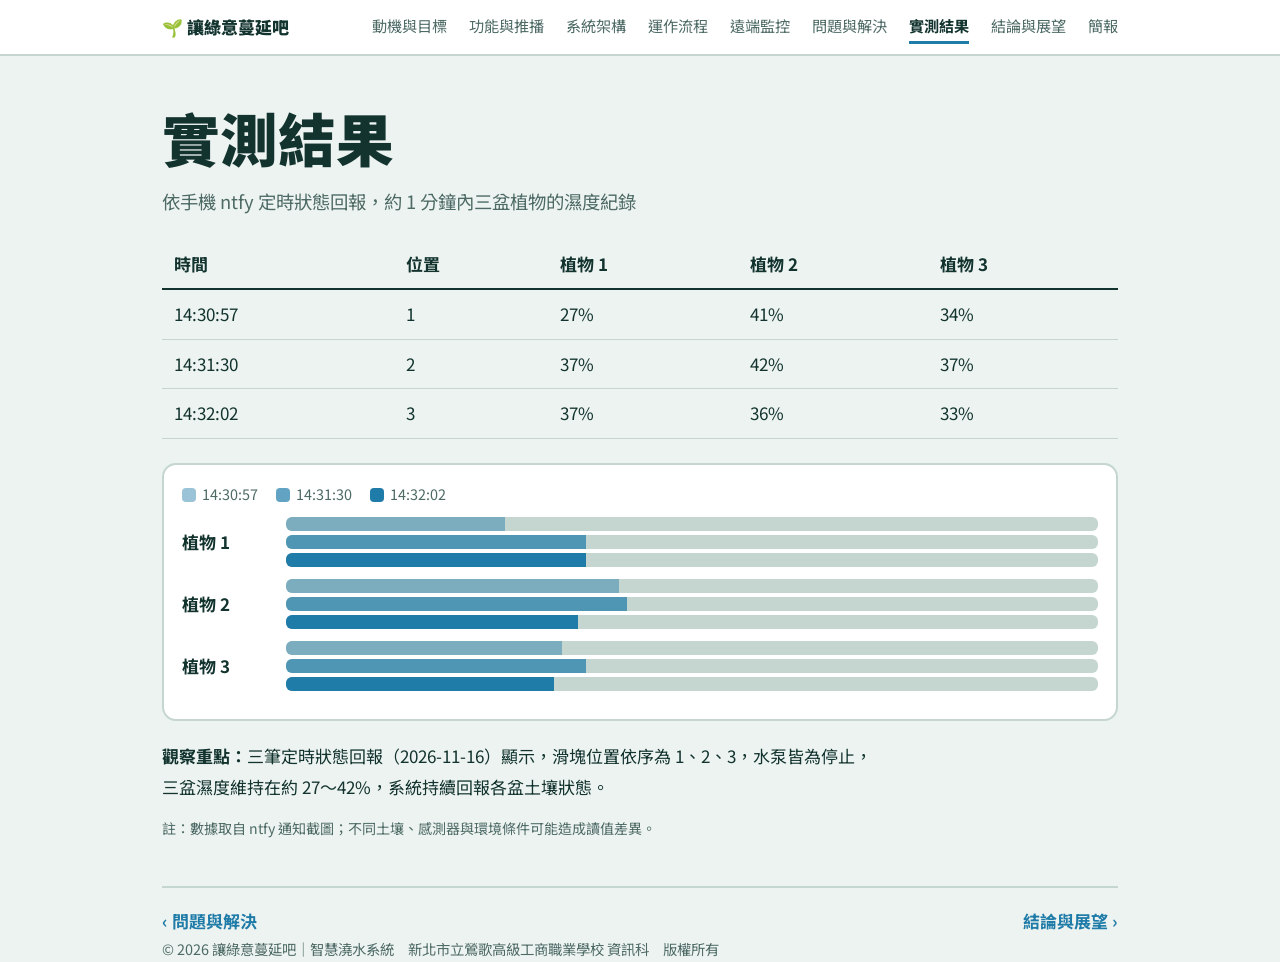
<file: results.html>
<!DOCTYPE html><html lang="zh-Hant"><head><meta charset="utf-8"><meta name="viewport" content="width=device-width, initial-scale=1"><title>實測結果｜讓綠意蔓延吧</title><meta name="description" content="讓綠意蔓延吧：ESP32 智慧自動化盆栽澆水系統，自動定位、濕度感測、遠端控制。"><link rel="icon" href="data:image/svg+xml,<svg xmlns=%22http://www.w3.org/2000/svg%22 viewBox=%220 0 100 100%22><text y=%22.9em%22 font-size=%2290%22>🌱</text></svg>"><link rel="preconnect" href="https://fonts.googleapis.com"><link rel="preconnect" href="https://fonts.gstatic.com" crossorigin><link href="https://fonts.googleapis.com/css2?family=Noto+Sans+TC:wght@400;500;700;900&display=swap" rel="stylesheet"><link rel="stylesheet" href="style.css"></head><body><nav><div class="wrap"><a class="brand" href="index.html">🌱 讓綠意蔓延吧</a><button type="button" class="menu" aria-label="開啟選單" aria-expanded="false" aria-controls="navrow"><span></span><span></span><span></span></button><div class="navrow" id="navrow"><a class="l" href="motivation.html">動機與目標</a><a class="l" href="features.html">功能與推播</a><a class="l" href="architecture.html">系統架構</a><a class="l" href="flow.html">運作流程</a><a class="l" href="showcase.html">遠端監控</a><a class="l" href="solutions.html">問題與解決</a><a class="l" href="results.html" aria-current="page">實測結果</a><a class="l" href="conclusion.html">結論與展望</a><a class="l" href="ppt.html">簡報</a></div></div></nav><script>(function(){var n=document.querySelector("nav"),b=n.querySelector(".menu");b.addEventListener("click",function(){var o=n.classList.toggle("open");b.setAttribute("aria-expanded",o);b.setAttribute("aria-label",o?"關閉選單":"開啟選單")});n.querySelectorAll(".navrow a").forEach(function(a){a.addEventListener("click",function(){n.classList.remove("open")})});document.addEventListener("keydown",function(e){if(e.key==="Escape")n.classList.remove("open")})})()</script><main class="wrap"><header class="top"><h1>實測結果</h1><p class="lead">依手機 ntfy 定時狀態回報，約 1 分鐘內三盆植物的濕度紀錄</p></header><div class="tbl"><table><tr><th>時間</th><th>位置</th><th>植物 1</th><th>植物 2</th><th>植物 3</th></tr><tr><td>14:30:57</td><td>1</td><td>27%</td><td>41%</td><td>34%</td></tr><tr><td>14:31:30</td><td>2</td><td>37%</td><td>42%</td><td>37%</td></tr><tr><td>14:32:02</td><td>3</td><td>37%</td><td>36%</td><td>33%</td></tr></table></div>
<div class="chart" role="img" aria-label="三盆植物在三個時間點的濕度長條圖，數值同上表"><div class="legend"><span>14:30:57</span><span>14:31:30</span><span>14:32:02</span></div><div class="r"><b>植物 1</b><div class="bar"><i class="lo" style="width:27%"></i></div><div class="bar"><i class="md" style="width:37%"></i></div><div class="bar"><i class="hi" style="width:37%"></i></div></div><div class="r"><b>植物 2</b><div class="bar"><i class="lo" style="width:41%"></i></div><div class="bar"><i class="md" style="width:42%"></i></div><div class="bar"><i class="hi" style="width:36%"></i></div></div><div class="r"><b>植物 3</b><div class="bar"><i class="lo" style="width:34%"></i></div><div class="bar"><i class="md" style="width:37%"></i></div><div class="bar"><i class="hi" style="width:33%"></i></div></div></div>
<p><strong>觀察重點：</strong>三筆定時狀態回報（2026-11-16）顯示，滑塊位置依序為 1、2、3，水泵皆為停止，三盆濕度維持在約 27～42%，系統持續回報各盆土壤狀態。</p>
<p class="note">註：數據取自 ntfy 通知截圖；不同土壤、感測器與環境條件可能造成讀值差異。</p><div class="pager"><span><a href="solutions.html">‹ 問題與解決</a></span><span><a href="conclusion.html">結論與展望 ›</a></span></div></main><footer class="wrap">© 2026 讓綠意蔓延吧｜智慧澆水系統　新北市立鶯歌高級工商職業學校 資訊科　版權所有</footer></body></html>
</file>
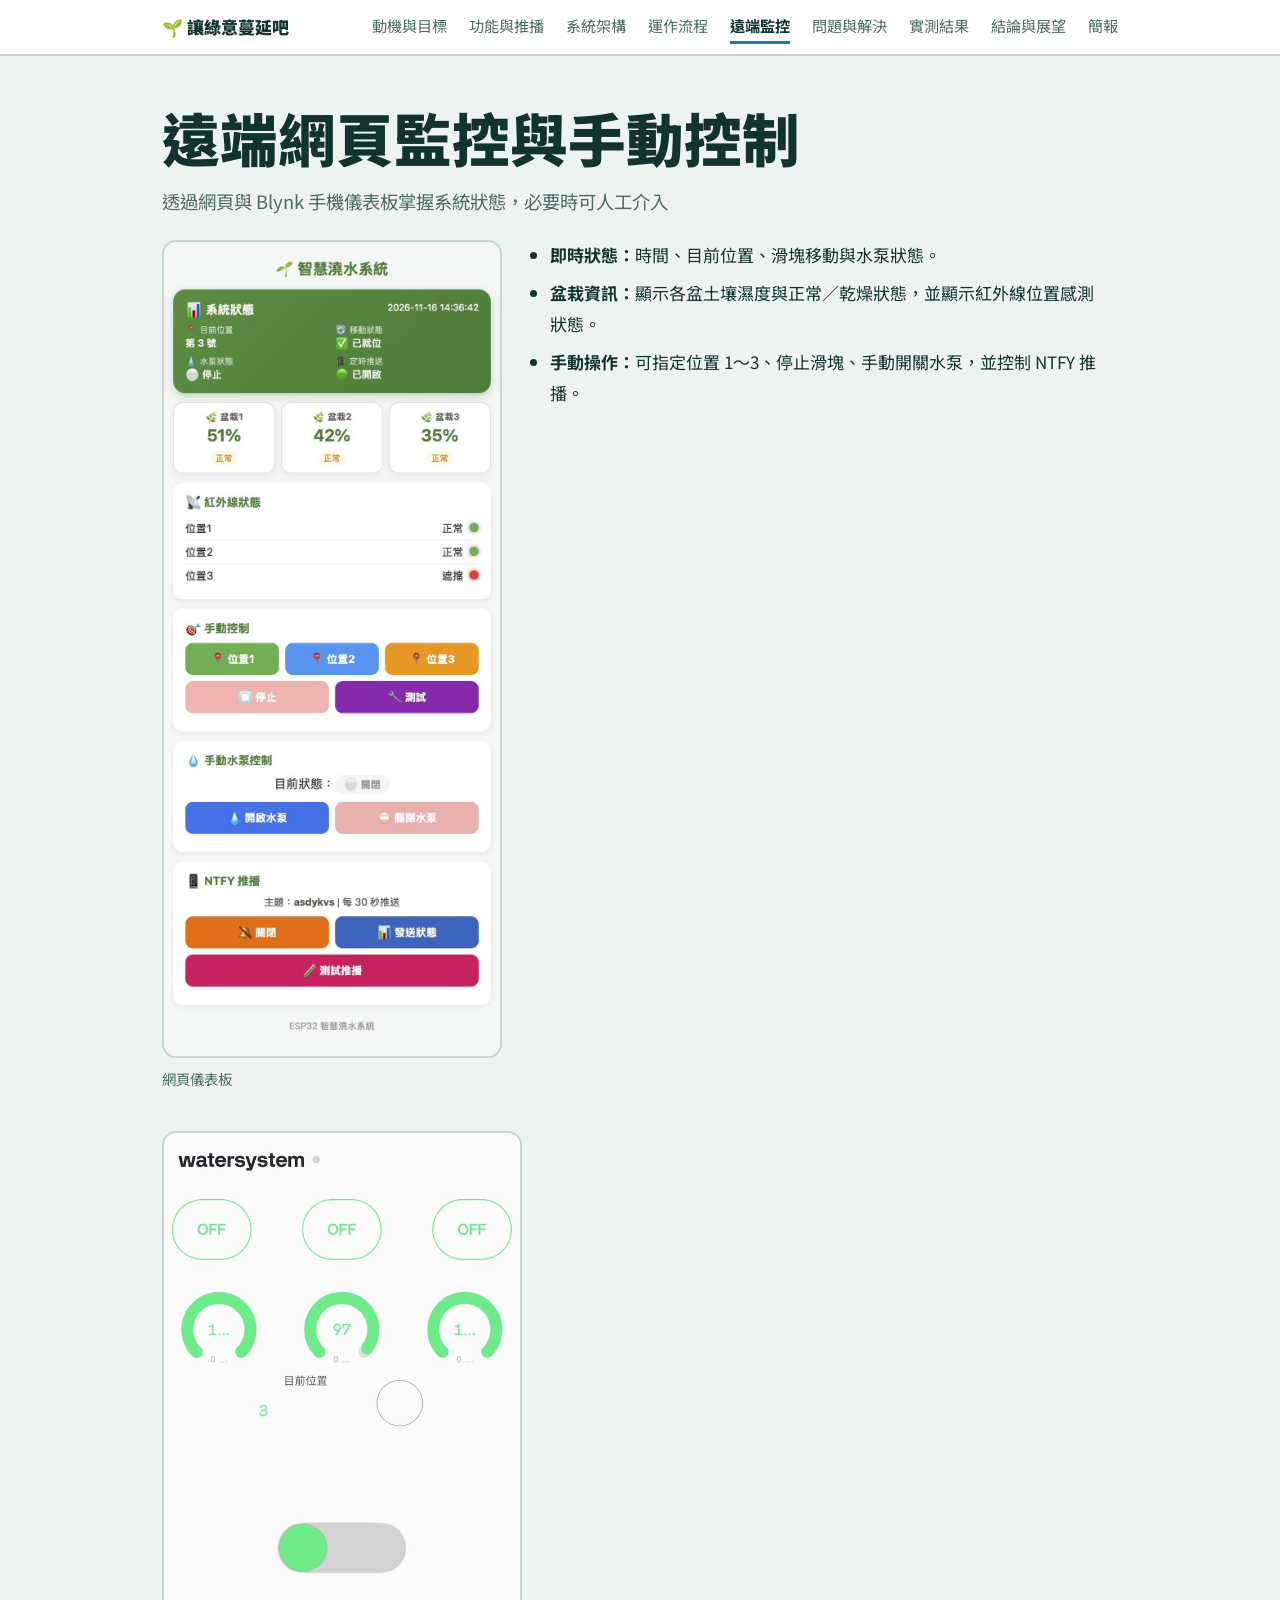
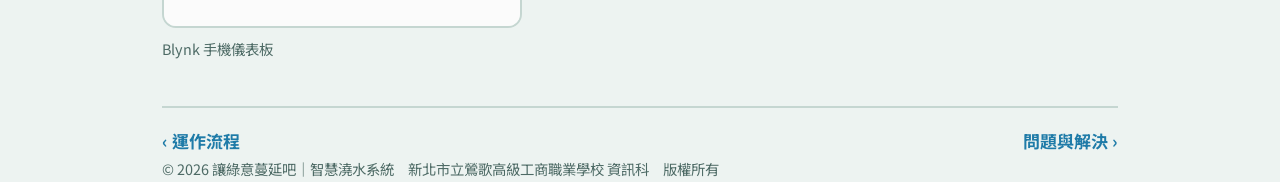
<file: showcase.html>
<!DOCTYPE html><html lang="zh-Hant"><head><meta charset="utf-8"><meta name="viewport" content="width=device-width, initial-scale=1"><title>遠端監控｜讓綠意蔓延吧</title><meta name="description" content="讓綠意蔓延吧：ESP32 智慧自動化盆栽澆水系統，自動定位、濕度感測、遠端控制。"><link rel="icon" href="data:image/svg+xml,<svg xmlns=%22http://www.w3.org/2000/svg%22 viewBox=%220 0 100 100%22><text y=%22.9em%22 font-size=%2290%22>🌱</text></svg>"><link rel="preconnect" href="https://fonts.googleapis.com"><link rel="preconnect" href="https://fonts.gstatic.com" crossorigin><link href="https://fonts.googleapis.com/css2?family=Noto+Sans+TC:wght@400;500;700;900&display=swap" rel="stylesheet"><link rel="stylesheet" href="style.css"></head><body><nav><div class="wrap"><a class="brand" href="index.html">🌱 讓綠意蔓延吧</a><button type="button" class="menu" aria-label="開啟選單" aria-expanded="false" aria-controls="navrow"><span></span><span></span><span></span></button><div class="navrow" id="navrow"><a class="l" href="motivation.html">動機與目標</a><a class="l" href="features.html">功能與推播</a><a class="l" href="architecture.html">系統架構</a><a class="l" href="flow.html">運作流程</a><a class="l" href="showcase.html" aria-current="page">遠端監控</a><a class="l" href="solutions.html">問題與解決</a><a class="l" href="results.html">實測結果</a><a class="l" href="conclusion.html">結論與展望</a><a class="l" href="ppt.html">簡報</a></div></div></nav><script>(function(){var n=document.querySelector("nav"),b=n.querySelector(".menu");b.addEventListener("click",function(){var o=n.classList.toggle("open");b.setAttribute("aria-expanded",o);b.setAttribute("aria-label",o?"關閉選單":"開啟選單")});n.querySelectorAll(".navrow a").forEach(function(a){a.addEventListener("click",function(){n.classList.remove("open")})});document.addEventListener("keydown",function(e){if(e.key==="Escape")n.classList.remove("open")})})()</script><main class="wrap"><header class="top"><h1>遠端網頁監控與手動控制</h1><p class="lead">透過網頁與 Blynk 手機儀表板掌握系統狀態，必要時可人工介入</p></header><div class="dash"><figure><img src="img/web.jpg" width="822" height="1991" alt="網頁儀表板完整截圖：系統狀態、三盆濕度、紅外線狀態、手動控制、手動水泵控制與 NTFY 推播" loading="lazy"><figcaption>網頁儀表板</figcaption></figure>
<div><ul><li><strong>即時狀態：</strong>時間、目前位置、滑塊移動與水泵狀態。</li><li><strong>盆栽資訊：</strong>顯示各盆土壤濕度與正常／乾燥狀態，並顯示紅外線位置感測狀態。</li><li><strong>手動操作：</strong>可指定位置 1～3、停止滑塊、手動開關水泵，並控制 NTFY 推播。</li></ul></div></div>
<figure style="max-width:360px"><img src="img/blynk.jpg" width="640" height="885" alt="Blynk 手機介面截圖，顯示三個開關、三個濕度表與目前位置" loading="lazy"><figcaption>Blynk 手機儀表板</figcaption></figure><div class="pager"><span><a href="flow.html">‹ 運作流程</a></span><span><a href="solutions.html">問題與解決 ›</a></span></div></main><footer class="wrap">© 2026 讓綠意蔓延吧｜智慧澆水系統　新北市立鶯歌高級工商職業學校 資訊科　版權所有</footer></body></html>
</file>
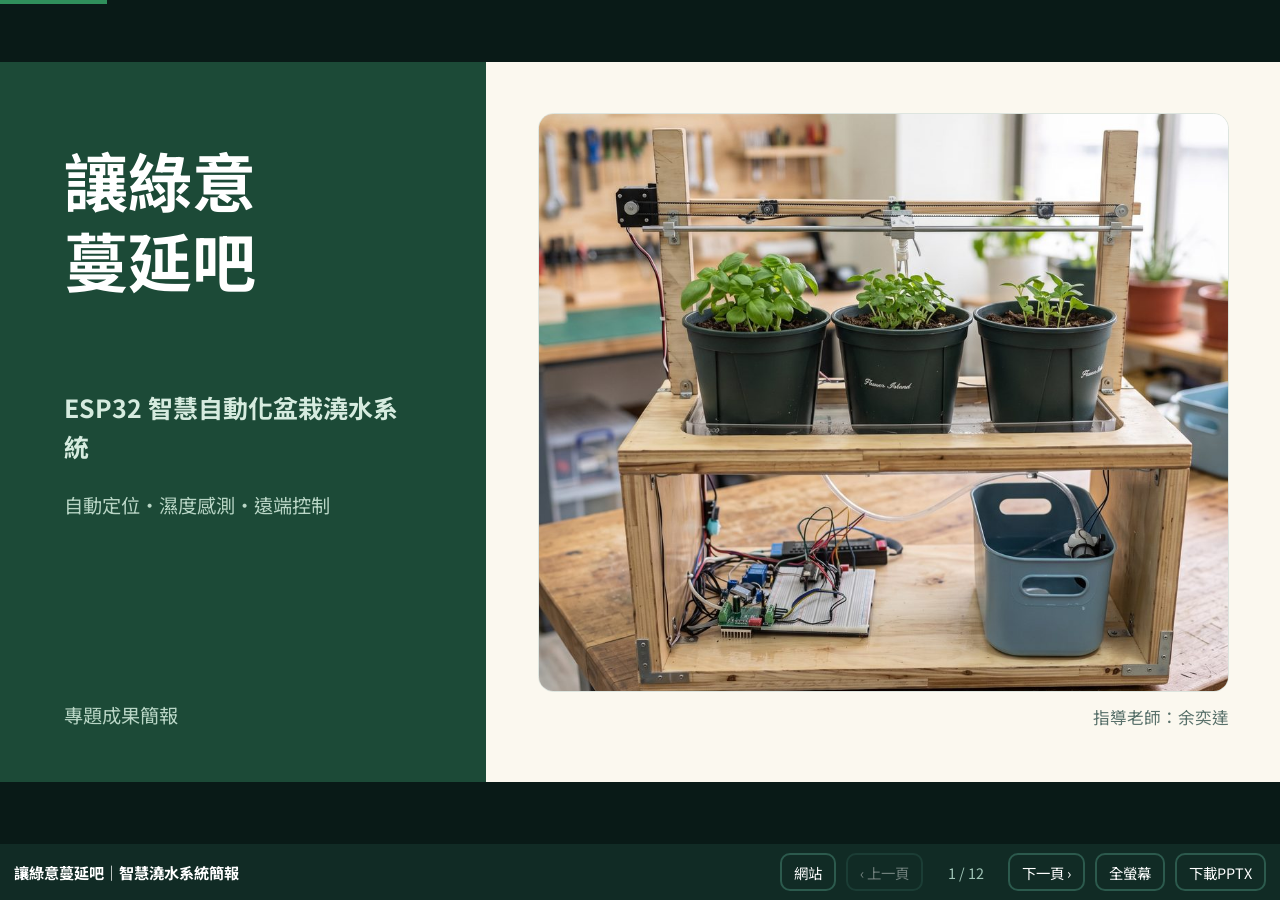
<file: slides.html>
<!DOCTYPE html><html lang="zh-Hant"><head><meta charset="utf-8"><meta name="viewport" content="width=device-width, initial-scale=1"><title>讓綠意蔓延吧｜智慧澆水系統簡報</title><link rel="icon" href="data:image/svg+xml,<svg xmlns=%22http://www.w3.org/2000/svg%22 viewBox=%220 0 100 100%22><text y=%22.9em%22 font-size=%2290%22>🌱</text></svg>"><link rel="preconnect" href="https://fonts.googleapis.com"><link rel="preconnect" href="https://fonts.gstatic.com" crossorigin><link href="https://fonts.googleapis.com/css2?family=Noto+Sans+TC:wght@400;500;700;900&display=swap" rel="stylesheet"><style>
:root{--g:#1c4a37;--g2:#2f8f5b;--o:#e07a2e;--cream:#fbf8ef;--ink:#17302a;--mut:#58706a;--line:#dde5df;--bar:#0f2420}
*{box-sizing:border-box}
html,body{height:100%;margin:0;background:#091a17;color:var(--ink);font-family:"Noto Sans TC","PingFang TC","Microsoft JhengHei",system-ui,sans-serif;overflow:hidden}
#prog{position:fixed;top:0;left:0;height:4px;width:0;background:var(--g2);transition:width .3s;z-index:9}
.wrapper{position:fixed;inset:0 0 56px 0;display:grid;place-items:center}
.stage{--u:1cqw;position:relative;width:min(100vw,calc((100dvh - 56px)*16/9));aspect-ratio:16/9;container-type:inline-size;overflow:hidden;background:var(--cream)}
.slide{position:absolute;inset:0;background:var(--cream);opacity:0;visibility:hidden;transition:opacity .35s;padding:calc(var(--u)*3.6) calc(var(--u)*4.2);display:flex;flex-direction:column;overflow:hidden;font-size:calc(var(--u)*1.6);line-height:1.55}
.slide.on{opacity:1;visibility:visible}
.hd{display:flex;align-items:flex-end;gap:calc(var(--u)*1.4);margin-bottom:calc(var(--u)*2.2)}
.hd .n{font-size:calc(var(--u)*4.2);font-weight:900;color:transparent;-webkit-text-stroke:calc(var(--u)*.14) var(--o);line-height:1}
.hd h2{margin:0;font-size:calc(var(--u)*3.2);color:var(--g);line-height:1.15}
.hd p{margin:calc(var(--u)*.3) 0 0;color:var(--mut);font-size:calc(var(--u)*1.6)}
.body{flex:1;min-height:0;display:flex;flex-direction:column;gap:calc(var(--u)*1.6)}
.grid{display:grid;gap:calc(var(--u)*1.4)}
.g3{grid-template-columns:repeat(3,1fr)}.g4{grid-template-columns:repeat(4,1fr)}
.card{background:#fff;border:calc(var(--u)*.15) solid var(--line);border-radius:calc(var(--u)*1);padding:calc(var(--u)*1.5) calc(var(--u)*1.6)}
.card h3{margin:0 0 calc(var(--u)*.4);font-size:calc(var(--u)*1.95);color:var(--g)}
.card p{margin:0;color:var(--mut);font-size:calc(var(--u)*1.5);line-height:1.6}
.card .no{display:block;font-size:calc(var(--u)*1.5);font-weight:900;color:var(--o);margin-bottom:calc(var(--u)*.3)}
.banner{background:var(--g);color:#fff;border-radius:calc(var(--u)*1);display:grid;place-items:center;text-align:center;font-weight:900;font-size:calc(var(--u)*2.2);padding:calc(var(--u)*1.5);line-height:1.4}
.note{background:#fff3e6;border-left:calc(var(--u)*.4) solid var(--o);border-radius:0 calc(var(--u)*.8) calc(var(--u)*.8) 0;padding:calc(var(--u)*1.2) calc(var(--u)*1.6);font-size:calc(var(--u)*1.5)}
.note b{display:block;color:var(--g);font-size:calc(var(--u)*1.8)}
.two{display:grid;grid-template-columns:1fr 1fr;gap:calc(var(--u)*3);flex:1;min-height:0}
.img{border-radius:calc(var(--u)*1.2);overflow:hidden;border:calc(var(--u)*.15) solid var(--line);background:#fff}
.img img{display:block;width:100%;height:100%;object-fit:cover;object-position:top}
.pts{display:flex;flex-direction:column;gap:calc(var(--u)*1.2);justify-content:center}
.pts .card{border-left:calc(var(--u)*.45) solid var(--g2)}
/* title slide */
.s1{padding:0;flex-direction:row}
.s1 .l{flex:0 0 38%;background:var(--g);color:#fff;padding:calc(var(--u)*6) calc(var(--u)*5) calc(var(--u)*4);display:flex;flex-direction:column}
.s1 h1{margin:0;font-size:calc(var(--u)*5);line-height:1.25}
.s1 .l h2{margin:calc(var(--u)*7) 0 calc(var(--u)*2);font-size:calc(var(--u)*1.95);color:#d6ebdf}
.s1 .l p{margin:0;font-size:calc(var(--u)*1.5);color:#b9d6c6}
.s1 .l .tail{margin-top:auto}
.s1 .r{flex:1;padding:calc(var(--u)*4);display:flex;flex-direction:column;gap:calc(var(--u)*1)}
.s1 .r .img{flex:1;min-height:0}
.s1 .r small{align-self:flex-end;color:var(--mut);font-size:calc(var(--u)*1.3)}
/* architecture */
.arch{display:grid;grid-template-columns:1.2fr .35fr 1.1fr .35fr 1.2fr;align-items:center;gap:calc(var(--u)*.6);flex:1;min-height:0}
.col{display:flex;flex-direction:column;gap:calc(var(--u)*1.4)}
.box{border:calc(var(--u)*.2) solid var(--g2);background:#eaf5ee;border-radius:calc(var(--u)*1);padding:calc(var(--u)*1.1) calc(var(--u)*1.3);text-align:center}
.box b{display:block;font-size:calc(var(--u)*1.8);color:var(--g)}.box span{font-size:calc(var(--u)*1.3);color:var(--mut)}
.box.out{border-color:var(--o);background:#fff3e6}
.box.core{background:var(--g);border-color:var(--g);color:#fff;padding:calc(var(--u)*2.4) calc(var(--u)*1.2)}
.box.core b{color:#fff;font-size:calc(var(--u)*3)}.box.core span{color:#d6ebdf;font-size:calc(var(--u)*1.5);line-height:1.7;display:block}
.arr{text-align:center;color:var(--o);font-size:calc(var(--u)*3);font-weight:900}
/* flow */
.flow{display:grid;grid-template-columns:repeat(6,1fr);gap:calc(var(--u)*1)}
.flow .card{text-align:center;padding:calc(var(--u)*1.2) calc(var(--u)*.8)}
.flow .dot{display:inline-grid;place-items:center;width:calc(var(--u)*3);height:calc(var(--u)*3);border-radius:50%;background:var(--g2);color:#fff;font-weight:900;font-size:calc(var(--u)*1.5);margin-bottom:calc(var(--u)*.5)}
.chips{display:flex;flex-wrap:wrap;gap:calc(var(--u)*1)}
.chips span{border:calc(var(--u)*.2) solid var(--g2);border-radius:99px;padding:calc(var(--u)*.4) calc(var(--u)*1.6);font-weight:700;font-size:calc(var(--u)*1.5);background:#fff;color:var(--g)}
/* pairs */
.pairs{display:flex;flex-direction:column;gap:calc(var(--u)*1.2);flex:1;min-height:0}
.pairs .row{display:grid;grid-template-columns:1fr calc(var(--u)*3) 1fr;align-items:stretch;gap:calc(var(--u)*.8);flex:1}
.pairs .row.h{flex:0 0 auto;font-weight:900;font-size:calc(var(--u)*1.6);color:var(--mut)}
.pairs .row.h span:nth-child(3){color:var(--g2)}
.pairs .card{display:flex;flex-direction:column;justify-content:center;padding:calc(var(--u)*.9) calc(var(--u)*1.4)}
.pairs .card h3{font-size:calc(var(--u)*1.7);margin:0}.pairs .card p{font-size:calc(var(--u)*1.35)}
.pairs .q{background:#fff3e6;border-color:#f3d3b3}.pairs .q h3{color:#a8561a}
.pairs .a{background:#eaf5ee;border-color:#c5e2d1}
.pairs .mid{display:grid;place-items:center;color:var(--o);font-weight:900;font-size:calc(var(--u)*2.4)}
/* results */
.res{display:grid;grid-template-columns:1fr 1.15fr;gap:calc(var(--u)*3);flex:1;min-height:0;align-items:start}
table{border-collapse:collapse;width:100%;font-size:calc(var(--u)*1.55)}
th,td{padding:calc(var(--u)*.8) calc(var(--u)*1);text-align:center;border-bottom:calc(var(--u)*.1) solid var(--line)}
th{background:var(--g);color:#fff}
.chart{background:#fff;border:calc(var(--u)*.15) solid var(--line);border-radius:calc(var(--u)*1);padding:calc(var(--u)*1.4)}
.legend{display:flex;gap:calc(var(--u)*1.6);font-size:calc(var(--u)*1.25);color:var(--mut);margin-bottom:calc(var(--u)*1)}
.legend i,.b i{display:inline-block;width:calc(var(--u)*1.1);height:calc(var(--u)*1.1);border-radius:3px;margin-right:calc(var(--u)*.4);vertical-align:-.1em}
.c1{background:#9bc7b0}.c2{background:#58a47c}.c3{background:var(--g)}
.r3{display:grid;grid-template-columns:calc(var(--u)*6) 1fr;gap:calc(var(--u)*.3) calc(var(--u)*1);align-items:center;margin-bottom:calc(var(--u)*1)}
.r3 b{grid-row:span 3;font-size:calc(var(--u)*1.5)}
.bar{height:calc(var(--u)*1.1);background:#e7eee9;border-radius:99px;overflow:hidden}.bar i{display:block;height:100%}
.small{font-size:calc(var(--u)*1.25);color:var(--mut)}
/* closing */
.s12{padding:0;flex-direction:row}
.s12 .l{flex:1;padding:calc(var(--u)*3.6) calc(var(--u)*4.2);display:flex;flex-direction:column}
.s12 .r{flex:0 0 36%;background:var(--g);color:#fff;display:grid;place-content:center;text-align:center;gap:calc(var(--u)*1.4)}
.s12 .r b{font-size:calc(var(--u)*4);line-height:1.3}.s12 .r span{font-size:calc(var(--u)*2);color:#d6ebdf}
.s12 ul{margin:0;padding-left:1.2em;display:flex;flex-direction:column;gap:calc(var(--u)*1)}
.s12 li{font-size:calc(var(--u)*1.7)}
/* controls */
.bar-ctl{position:fixed;left:0;right:0;bottom:0;height:56px;background:#112b25;color:#fff;display:flex;align-items:center;gap:10px;padding:0 14px;z-index:8}
.bar-ctl .t{font-weight:700;font-size:.95rem;margin-right:auto;white-space:nowrap;overflow:hidden;text-overflow:ellipsis}
.bar-ctl button,.bar-ctl a{font:inherit;font-size:.9rem;color:#fff;background:transparent;border:2px solid #2c5a4d;border-radius:10px;padding:0 12px;height:38px;display:inline-flex;align-items:center;text-decoration:none;cursor:pointer;white-space:nowrap}
.bar-ctl button:hover,.bar-ctl a:hover{background:#1f4a3f}
.bar-ctl button:focus-visible,.bar-ctl a:focus-visible{outline:3px solid #7fd1a5;outline-offset:2px}
.bar-ctl button:disabled{opacity:.4;cursor:default}
#cnt{color:#9fc4b6;font-size:.9rem;min-width:4.5em;text-align:center}
@media (max-width:760px){
  .stage{width:100vw;height:calc(100dvh - 56px);aspect-ratio:auto;--u:2.5cqw}
  .slide{overflow-y:auto;padding:calc(var(--u)*2.6) calc(var(--u)*2.4) calc(var(--u)*4)}
  .g3,.g4,.two,.res,.s1,.s12{grid-template-columns:1fr}
  .g4{grid-template-columns:1fr 1fr}
  .s1,.s12{flex-direction:column;overflow-y:auto}
  .s1 .l{flex:none;padding:calc(var(--u)*4) calc(var(--u)*3)}
  .s1 .l h2{margin-top:calc(var(--u)*3)}.s1 .l .tail{margin-top:calc(var(--u)*3)}
  .s1 .r{flex:none;padding:calc(var(--u)*3)}.s1 .r .img{flex:none;aspect-ratio:1/1}
  .s12 .l{flex:none;padding:calc(var(--u)*3)}.s12 .r{flex:none;padding:calc(var(--u)*5)}
  .hd{flex-wrap:wrap}.hd .n{font-size:calc(var(--u)*5)}.hd h2{font-size:calc(var(--u)*3.6)}
  .card h3{font-size:calc(var(--u)*2.2)}.card p,.note,.s12 li,table{font-size:calc(var(--u)*1.85)}
  .banner{font-size:calc(var(--u)*2.4);grid-column:span 2;padding:calc(var(--u)*2)}
  .two{display:flex;flex-direction:column}
  .img{height:calc(var(--u)*50)}.img.tall{height:calc(var(--u)*60)}
  .arch{grid-template-columns:1fr;gap:calc(var(--u)*1)}.arr{transform:rotate(90deg);font-size:calc(var(--u)*3.5)}
  .box b{font-size:calc(var(--u)*2.2)}.box span{font-size:calc(var(--u)*1.8)}.box.core b{font-size:calc(var(--u)*3.4)}.box.core span{font-size:calc(var(--u)*1.9)}
  .flow{grid-template-columns:1fr 1fr}
  .chips span{font-size:calc(var(--u)*1.8)}
  .pairs .row{grid-template-columns:1fr calc(var(--u)*3.4) 1fr}.pairs .card h3{font-size:calc(var(--u)*2)}.pairs .card p{font-size:calc(var(--u)*1.7)}
  .pairs .row.h{font-size:calc(var(--u)*1.9)}
  .r3 b{font-size:calc(var(--u)*1.9)}.legend{font-size:calc(var(--u)*1.7)}.small{font-size:calc(var(--u)*1.7)}
  .hm,#fs{display:none!important}
  .bar-ctl .t{display:none}.bar-ctl{justify-content:space-between;padding:0 6px;gap:4px}.bar-ctl button,.bar-ctl a{padding:0 8px;font-size:.84rem}#cnt{min-width:3.4em;font-size:.82rem}
  .s1 .r small{font-size:calc(var(--u)*1.8)}
  .slide>*{flex-shrink:0}
  .body,.arch,.pairs,.two,.res,.pairs .row,.pts{flex:none;min-height:auto}
  .grid{grid-auto-rows:auto!important}
  .pics{height:calc(var(--u)*31)}
  .pics .img{height:100%}
  .two>.img.tall{height:auto;width:100%;aspect-ratio:640/778}
}
@media (prefers-reduced-motion:reduce){.slide,#prog{transition:none}}
</style></head><body><div id="prog"></div><div class="wrapper"><div class="stage"><section class="slide s1"><div class="l"><h1>讓綠意<br>蔓延吧</h1><h2>ESP32 智慧自動化盆栽澆水系統</h2><p>自動定位・濕度感測・遠端控制</p><p class="tail">專題成果簡報</p></div><div class="r"><div class="img"><img src="img/device.jpg" alt="智慧澆水系統實機：上層為滑軌與三盆植物，下層為控制電路與水箱" style="object-position:center"></div><small>指導老師：余奕達</small></div></section><section class="slide"><div class="hd"><span class="n">02</span><div><h2>專題動機與簡介</h2><p>從日常照護問題出發，讓澆水變得更智慧</p></div></div><div class="body"><div class="grid g3"><div class="card"><h3>忘記澆水</h3><p>生活忙碌或外出時，容易忽略盆栽的水分需求。</p></div><div class="card"><h3>每盆需求不同</h3><p>不同盆栽的土壤乾燥程度不一樣，不適合一律定時澆水。</p></div><div class="card"><h3>澆水不易拿捏</h3><p>澆水不足可能缺水；澆水過多也可能造成積水與根部問題。</p></div></div><div class="note"><b>我們的解決方向</b>以 ESP32 整合土壤濕度感測、紅外線定位、步進馬達滑軌與水泵，讓單一出水口自動移動到需要澆水的盆栽前，並可透過手機或電腦遠端監控與操作。</div></div></section><section class="slide"><div class="hd"><span class="n">03</span><div><h2>想達成的目標</h2><p>把照顧多盆植物這件事，交給自動化系統</p></div></div><div class="body"><div class="grid g4"><div class="card"><span class="no">01</span><h3>自動判斷</h3><p>偵測每盆土壤濕度，自動找出需要澆水的盆栽</p></div><div class="card"><span class="no">02</span><h3>一管三盆</h3><p>單一出水口移動到各盆，不必每盆各配水泵</p></div><div class="card"><span class="no">03</span><h3>遠端掌握</h3><p>手機或電腦即時查看狀態，也能手動控制</p></div><div class="card"><span class="no">04</span><h3>主動通知</h3><p>澆水與重要事件即時推播提醒，不必一直盯著看</p></div></div><div class="note"><b>目標</b>讓植物得到剛剛好的水量，使用者也不必天天照顧。</div></div></section><section class="slide"><div class="hd"><span class="n">04</span><div><h2>七大核心功能</h2><p>自動偵測、定位、澆水，並可遠端監控與手動介入</p></div></div><div class="body"><div class="grid g4" style="flex:1;grid-auto-rows:1fr"><div class="card"><span class="no">01</span><h3>自動偵測濕度</h3><p>持續監測三盆土壤，過乾即啟動</p></div><div class="card"><span class="no">02</span><h3>自動移動定位</h3><p>滑塊移至該盆上方並精準停位</p></div><div class="card"><span class="no">03</span><h3>智慧循環澆水</h3><p>澆 10 秒、等 30 秒，再重新偵測</p></div><div class="card"><span class="no">04</span><h3>遠端網頁監控</h3><p>手機或電腦查看濕度、位置與水泵</p></div><div class="card"><span class="no">05</span><h3>手動控制</h3><p>網頁手動移動滑塊、開關水泵</p></div><div class="card"><span class="no">06</span><h3>安全防呆</h3><p>移動時水泵鎖定，抽水時不移動</p></div><div class="card"><span class="no">07</span><h3>即時推播</h3><p>每 30 秒狀態報告，異常即時通知</p></div><div class="banner">一台機器<br>照顧多盆植物</div></div></div></section><section class="slide"><div class="hd"><span class="n">05</span><div><h2>手機即時推播通知</h2><p>讓使用者不必一直開啟網頁，也能掌握系統狀況</p></div></div><div class="two" style="grid-template-columns:.8fr 1.2fr"><div class="img tall" style="justify-self:center;aspect-ratio:640/778;max-width:100%;background:#000"><img src="img/ntfy.jpg" alt="ntfy 手機通知截圖，顯示定時狀態與澆水未完成警示"></div><div class="pts"><div class="card"><h3>定時狀態回報</h3><p>系統每 30 秒傳送一次狀態資訊。</p></div><div class="card"><h3>事件通知</h3><p>開始澆水、澆水完成或發生異常時，推播提醒使用者。</p></div><div class="card"><h3>通知內容</h3><p>包含目前位置、水泵狀態，以及三盆植物的濕度資訊。</p></div></div></div></section><section class="slide"><div class="hd"><span class="n">06</span><div><h2>系統架構</h2><p>ESP32 作為控制核心，整合感測、移動、供水與網路功能</p></div></div><div class="body"><div class="arch"><div class="col"><div class="box"><b>土壤濕度感測器 ×3</b><span>讀取各盆土壤濕度</span></div><div class="box"><b>紅外線感測器 ×3</b><span>回報位置訊號</span></div></div><div class="arr">➜</div><div class="box core"><b>ESP32</b><span>資料判斷・流程控制<br>網頁伺服器・Wi-Fi</span></div><div class="arr">➜</div><div class="col"><div class="box out"><b>步進馬達＋皮帶滑軌</b><span>移動出水口</span></div><div class="box out"><b>繼電器＋水泵</b><span>控制出水</span></div></div></div><div class="note">Wi-Fi 網路連線：提供手機／電腦網頁監控，並透過 ntfy 服務發送推播通知。</div></div></section><section class="slide"><div class="hd"><span class="n">07</span><div><h2>軟體與網路技術</h2><p>控制程式、網頁介面與推播服務串接</p></div></div><div class="body"><div class="grid g3" style="flex:1;grid-auto-rows:1fr"><div class="card"><h3>Arduino IDE</h3><p>撰寫程式並上傳至 ESP32。</p></div><div class="card"><h3>HTML / CSS / JavaScript</h3><p>設計手機與電腦可使用的網頁操作介面。</p></div><div class="card"><h3>ESP32 網頁伺服器</h3><p>提供即時狀態查詢與手動控制功能。</p></div><div class="card"><h3>Wi-Fi 連線</h3><p>讓 ESP32 與使用者裝置透過網路交換資訊，並以 NTP 同步時間。</p></div><div class="card"><h3>ntfy 推播服務</h3><p>定時回報狀態，並在澆水或異常時通知使用者。</p></div><div class="card"><h3>Blynk 手機儀表板</h3><p>提供手機端儀表板，遠端查看狀態與操作。</p></div></div></div></section><section class="slide"><div class="hd"><span class="n">08</span><div><h2>自動運作流程</h2><p>由濕度偵測開始，依序完成定位、澆水與再次確認</p></div></div><div class="body"><div class="flow"><div class="card"><span class="dot">1</span><h3>偵測</h3><p>讀取三盆植物的土壤濕度</p></div><div class="card"><span class="dot">2</span><h3>判斷</h3><p>找出低於設定值的盆栽</p></div><div class="card"><span class="dot">3</span><h3>定位</h3><p>滑塊移動至目標盆栽位置</p></div><div class="card"><span class="dot">4</span><h3>澆水</h3><p>啟動水泵，澆水約 10 秒</p></div><div class="card"><span class="dot">5</span><h3>等待</h3><p>回到中間位置，等待約 30 秒</p></div><div class="card"><span class="dot">6</span><h3>再檢測</h3><p>重新讀取濕度，必要時再次澆水</p></div></div><div class="small"><b>持續循環：</b>若再次偵測仍低於設定值，系統會重新定位並澆水，直到濕度達到設定範圍。</div><div class="chips"><span>觸發：土壤濕度 ≤ 30%</span><span>結束：土壤濕度 ≥ 60%</span><span>未達標再澆，最多重複 10 輪</span></div><div class="note"><b>為什麼要「等待吸收再判斷」？</b>水分需要時間滲入土壤，澆完立刻量測會失準；先等待再重新偵測，能避免一次澆太多造成積水、爛根，也確保植物真的喝足水。</div></div></section><section class="slide"><div class="hd"><span class="n">09</span><div><h2>遠端網頁監控與手動控制</h2><p>透過網頁與 Blynk 手機儀表板掌握系統狀態，必要時可人工介入</p></div></div><div class="two" style="grid-template-columns:1.1fr .9fr"><div class="pics" style="display:flex;gap:calc(var(--u)*1.6);min-height:0;justify-content:center"><div class="img tall" style="aspect-ratio:517/1200;flex:0 1 auto;height:100%"><img src="img/web.jpg" alt="網頁儀表板截圖"></div><div class="img tall" style="aspect-ratio:640/885;flex:0 1 auto;height:100%"><img src="img/blynk.jpg" alt="Blynk 手機儀表板截圖"></div></div><div class="pts"><div class="card"><h3>即時狀態</h3><p>時間、目前位置、滑塊移動與水泵狀態。</p></div><div class="card"><h3>盆栽資訊</h3><p>顯示各盆濕度、ADC 數值與乾燥／正常狀態。</p></div><div class="card"><h3>手動操作</h3><p>可指定位置 1～3、停止滑塊，並手動開關水泵。</p></div></div></div></section><section class="slide"><div class="hd"><span class="n">10</span><div><h2>問題與解決</h2><p>從實際照護的困擾，對應到系統的設計</p></div></div><div class="pairs"><div class="row h"><span>遇到的問題</span><span></span><span>我們的解法</span></div><div class="row"><div class="card q"><h3>每盆需水量不同</h3><p>定時澆水容易過多或不足</p></div><div class="mid">➜</div><div class="card a"><h3>各盆獨立判斷</h3><p>每盆偵測自己的濕度，只替偏乾的盆栽澆水</p></div></div><div class="row"><div class="card q"><h3>一次澆水難以拿捏</h3><p>澆太多會積水，澆太少仍然缺水</p></div><div class="mid">➜</div><div class="card a"><h3>澆水後再確認</h3><p>澆水約 10 秒、等待約 30 秒，再重新偵測是否達標</p></div></div><div class="row"><div class="card q"><h3>移動與出水同時發生</h3><p>出水位置還在移動，水可能澆錯地方</p></div><div class="mid">➜</div><div class="card a"><h3>動作安全互鎖</h3><p>水泵運轉時滑塊不移動，滑塊移動時水泵不出水</p></div></div><div class="row"><div class="card q"><h3>人不在現場</h3><p>看不到植物狀況，也無法即時處理</p></div><div class="mid">➜</div><div class="card a"><h3>網頁監控與手機推播</h3><p>遠端查看狀態與手動控制，重要事件由 ntfy 通知</p></div></div></div></section><section class="slide"><div class="hd"><span class="n">11</span><div><h2>實測結果</h2><p>依海報紀錄，觀察約 1 分鐘內三盆植物的濕度變化</p></div></div><div class="body"><div class="res"><div><table><tr><th>時間</th><th>植物1</th><th>植物2</th><th>植物3</th></tr><tr><td>15:47:57</td><td>83%</td><td>82%</td><td>80%</td></tr><tr><td>15:48:30</td><td>93%</td><td>90%</td><td>88%</td></tr><tr><td>15:49:03</td><td>95%</td><td>92%</td><td>91%</td></tr></table></div><div class="chart" role="img" aria-label="三盆植物三個時間點的濕度長條圖，數值同左表"><div class="legend"><span><i class="c1"></i>15:47:57</span><span><i class="c2"></i>15:48:30</span><span><i class="c3"></i>15:49:03</span></div><div class="r3"><b>植物1</b><div class="bar"><i class="c1" style="width:83%"></i></div><div class="bar"><i class="c2" style="width:93%"></i></div><div class="bar"><i class="c3" style="width:95%"></i></div></div><div class="r3"><b>植物2</b><div class="bar"><i class="c1" style="width:82%"></i></div><div class="bar"><i class="c2" style="width:90%"></i></div><div class="bar"><i class="c3" style="width:92%"></i></div></div><div class="r3"><b>植物3</b><div class="bar"><i class="c1" style="width:80%"></i></div><div class="bar"><i class="c2" style="width:88%"></i></div><div class="bar"><i class="c3" style="width:91%"></i></div></div></div></div><div class="note"><b>觀察重點</b>紀錄顯示三盆濕度約由 80～83% 上升至 91～95%，系統可持續回報土壤狀態。</div><div class="small">註：以上為海報所列實測紀錄；不同土壤、感測器與環境條件可能造成讀值差異。</div></div></section><section class="slide s12"><div class="l"><div class="hd"><span class="n">12</span><div><h2>結論與未來展望</h2><p>讓科技協助照顧植物，讓綠意持續延伸</p></div></div><div class="body"><p style="margin:0;font-size:calc(var(--u)*1.8)">本專題結合感測技術、自動化控制與網路通訊，完成一套能依照土壤濕度移動定位並自動澆水的智慧系統。</p><ul><li>一台裝置照顧多盆植物，減少逐盆檢查的負擔</li><li>透過網頁與推播，讓使用者遠端掌握系統狀態</li><li>未來可擴充更多盆栽、人工光源與攝影機</li><li>開發中累積軟硬體整合與測試修正的經驗</li></ul></div></div><div class="r"><b>讓綠意<br>蔓延吧</b><span>謝謝聆聽</span></div></section></div></div><div class="bar-ctl"><span class="t">讓綠意蔓延吧｜智慧澆水系統簡報</span><a href="index.html">網站</a><button type="button" id="pv">‹ 上一頁</button><span id="cnt">1 / 12</span><button type="button" id="nx">下一頁 ›</button><button type="button" id="fs">全螢幕</button><a href="green-spread.pptx" download="讓綠意蔓延吧.pptx"><span class="hm">下載 </span>PPTX</a></div><script>(function(){var S=[].slice.call(document.querySelectorAll(".slide")),i=0,cnt=document.getElementById("cnt"),prog=document.getElementById("prog"),pv=document.getElementById("pv"),nx=document.getElementById("nx");
function go(n){i=Math.max(0,Math.min(S.length-1,n));S.forEach(function(s,k){s.classList.toggle("on",k===i);s.setAttribute("aria-hidden",k!==i);if(k===i)s.scrollTop=0});cnt.textContent=(i+1)+" / "+S.length;prog.style.width=((i+1)/S.length*100)+"%";pv.disabled=i===0;nx.disabled=i===S.length-1;try{history.replaceState(null,"","#"+(i+1))}catch(e){}}
pv.onclick=function(){go(i-1)};nx.onclick=function(){go(i+1)};
var fs=document.getElementById("fs");if(!document.fullscreenEnabled){fs.style.display="none"}else{fs.onclick=function(){if(document.fullscreenElement)document.exitFullscreen();else document.documentElement.requestFullscreen()}}
document.addEventListener("keydown",function(e){var k=e.key;if(k==="ArrowRight"||k==="PageDown"||k===" "||k==="ArrowDown"){e.preventDefault();go(i+1)}else if(k==="ArrowLeft"||k==="PageUp"||k==="ArrowUp"){e.preventDefault();go(i-1)}else if(k==="Home")go(0);else if(k==="End")go(S.length-1);else if(k==="f"||k==="F")fs.click()});
var x0=null,y0=null,st=document.querySelector(".stage");st.addEventListener("touchstart",function(e){x0=e.touches[0].clientX;y0=e.touches[0].clientY},{passive:true});st.addEventListener("touchend",function(e){if(x0===null)return;var dx=e.changedTouches[0].clientX-x0,dy=e.changedTouches[0].clientY-y0;x0=null;if(Math.abs(dx)>60&&Math.abs(dx)>Math.abs(dy)*1.5)go(i+(dx<0?1:-1))},{passive:true});
function fromHash(){var h=parseInt((location.hash||"").slice(1),10);go(isNaN(h)?0:h-1)}window.addEventListener("hashchange",fromHash);fromHash()})();</script></body></html>
</file>
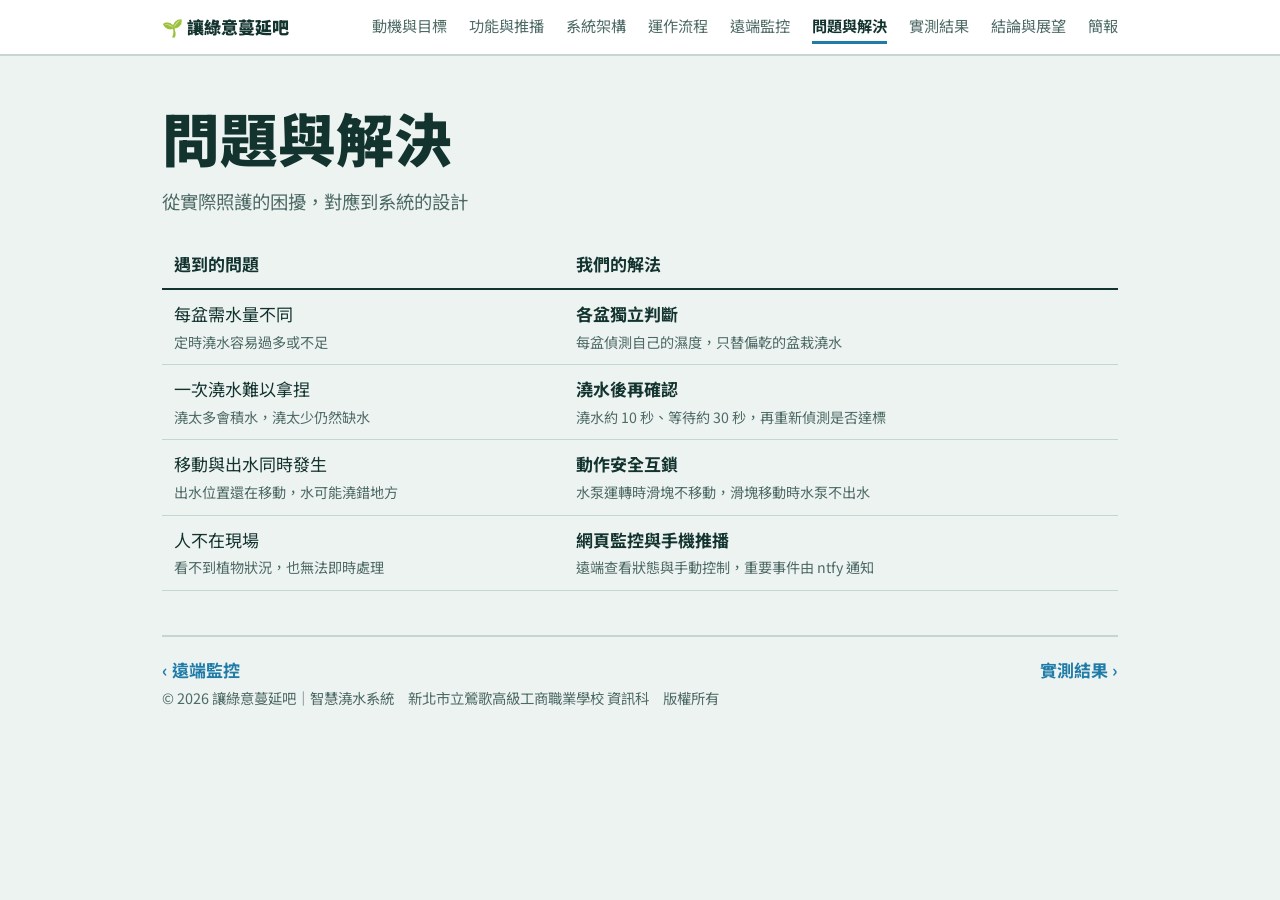
<file: solutions.html>
<!DOCTYPE html><html lang="zh-Hant"><head><meta charset="utf-8"><meta name="viewport" content="width=device-width, initial-scale=1"><title>問題與解決｜讓綠意蔓延吧</title><meta name="description" content="讓綠意蔓延吧：ESP32 智慧自動化盆栽澆水系統，自動定位、濕度感測、遠端控制。"><link rel="icon" href="data:image/svg+xml,<svg xmlns=%22http://www.w3.org/2000/svg%22 viewBox=%220 0 100 100%22><text y=%22.9em%22 font-size=%2290%22>🌱</text></svg>"><link rel="preconnect" href="https://fonts.googleapis.com"><link rel="preconnect" href="https://fonts.gstatic.com" crossorigin><link href="https://fonts.googleapis.com/css2?family=Noto+Sans+TC:wght@400;500;700;900&display=swap" rel="stylesheet"><link rel="stylesheet" href="style.css"></head><body><nav><div class="wrap"><a class="brand" href="index.html">🌱 讓綠意蔓延吧</a><button type="button" class="menu" aria-label="開啟選單" aria-expanded="false" aria-controls="navrow"><span></span><span></span><span></span></button><div class="navrow" id="navrow"><a class="l" href="motivation.html">動機與目標</a><a class="l" href="features.html">功能與推播</a><a class="l" href="architecture.html">系統架構</a><a class="l" href="flow.html">運作流程</a><a class="l" href="showcase.html">遠端監控</a><a class="l" href="solutions.html" aria-current="page">問題與解決</a><a class="l" href="results.html">實測結果</a><a class="l" href="conclusion.html">結論與展望</a><a class="l" href="ppt.html">簡報</a></div></div></nav><script>(function(){var n=document.querySelector("nav"),b=n.querySelector(".menu");b.addEventListener("click",function(){var o=n.classList.toggle("open");b.setAttribute("aria-expanded",o);b.setAttribute("aria-label",o?"關閉選單":"開啟選單")});n.querySelectorAll(".navrow a").forEach(function(a){a.addEventListener("click",function(){n.classList.remove("open")})});document.addEventListener("keydown",function(e){if(e.key==="Escape")n.classList.remove("open")})})()</script><main class="wrap"><header class="top"><h1>問題與解決</h1><p class="lead">從實際照護的困擾，對應到系統的設計</p></header><div class="tbl"><table class="pair"><tr><th>遇到的問題</th><th>我們的解法</th></tr>
<tr><td>每盆需水量不同<small>定時澆水容易過多或不足</small></td><td><strong>各盆獨立判斷</strong><small>每盆偵測自己的濕度，只替偏乾的盆栽澆水</small></td></tr>
<tr><td>一次澆水難以拿捏<small>澆太多會積水，澆太少仍然缺水</small></td><td><strong>澆水後再確認</strong><small>澆水約 10 秒、等待約 30 秒，再重新偵測是否達標</small></td></tr>
<tr><td>移動與出水同時發生<small>出水位置還在移動，水可能澆錯地方</small></td><td><strong>動作安全互鎖</strong><small>水泵運轉時滑塊不移動，滑塊移動時水泵不出水</small></td></tr>
<tr><td>人不在現場<small>看不到植物狀況，也無法即時處理</small></td><td><strong>網頁監控與手機推播</strong><small>遠端查看狀態與手動控制，重要事件由 ntfy 通知</small></td></tr></table></div><div class="pager"><span><a href="showcase.html">‹ 遠端監控</a></span><span><a href="results.html">實測結果 ›</a></span></div></main><footer class="wrap">© 2026 讓綠意蔓延吧｜智慧澆水系統　新北市立鶯歌高級工商職業學校 資訊科　版權所有</footer></body></html>
</file>
<file: style.css>
:root{--bg:#edf3f1;--surface:#fff;--ink:#12332e;--muted:#4d6a65;--line:#c5d6d1;--water:#1f7ba8;--leaf:#2f8f5b;--dry:#b9892b;--soil:#6b4a33;color-scheme:light}
@media (prefers-color-scheme:dark){:root{--bg:#0f1f1d;--surface:#172c29;--ink:#e3f0ec;--muted:#9bb5af;--line:#2a4642;--water:#58b4de;--leaf:#5fc48a;--dry:#e0b04c;--soil:#a37a58;color-scheme:dark}}
*{box-sizing:border-box}
body{margin:0;background:var(--bg);color:var(--ink);font-family:"Noto Sans TC","PingFang TC","Microsoft JhengHei",system-ui,sans-serif;line-height:1.8;font-size:17px}
a{color:var(--water)}
a:focus-visible,button:focus-visible{outline:3px solid var(--water);outline-offset:3px}
.wrap{max-width:1000px;margin:0 auto;padding:0 22px}
nav{background:var(--surface);border-bottom:2px solid var(--line);position:sticky;top:0;z-index:5}
nav .wrap{display:flex;flex-wrap:wrap;align-items:center;gap:4px 22px;padding-top:10px;padding-bottom:10px}
nav .brand{font-weight:900;color:var(--ink);text-decoration:none;margin-right:auto}
nav a.l{color:var(--muted);text-decoration:none;padding:2px 0;border-bottom:3px solid transparent;font-size:.95rem}
nav a.l:hover{color:var(--ink)}
nav a.l[aria-current]{color:var(--ink);font-weight:700;border-bottom-color:var(--water)}
header.top{padding:48px 0 8px}
h1{font-size:clamp(2rem,6vw,3.6rem);line-height:1.15;font-weight:900;margin:0 0 14px}
h2{font-size:1.6rem;margin:36px 0 14px}
h3{font-size:1.1rem;margin:0 0 4px}
p{margin:0 0 14px;max-width:42em}
.lead{font-size:1.15rem;color:var(--muted);max-width:36em}
main{padding-bottom:30px}
.sim{background:var(--surface);border:2px solid var(--line);border-radius:18px;padding:18px 18px 22px;margin:28px 0}
.sim svg{display:block;width:100%;height:auto}
#carriage{transition:transform 1.1s cubic-bezier(.5,0,.3,1)}
.drop{fill:var(--water);opacity:0}
.watering .drop{animation:fall .6s linear infinite}
.watering .drop:nth-child(2){animation-delay:.2s}.watering .drop:nth-child(3){animation-delay:.4s}
@keyframes fall{0%{opacity:1;transform:translateY(0)}100%{opacity:0;transform:translateY(60px)}}
.status{display:flex;flex-wrap:wrap;gap:10px 22px;align-items:center;margin:6px 0 14px;font-weight:500}
.chip{padding:3px 12px;border-radius:99px;border:2px solid var(--line);font-size:.92rem}
.chip.on{border-color:var(--water);color:var(--water);font-weight:700}
.pots{display:grid;grid-template-columns:repeat(3,1fr);gap:12px}
.pot{border:2px solid var(--line);border-radius:12px;padding:12px}
.bar{height:12px;border-radius:6px;background:var(--line);overflow:hidden;margin:6px 0 10px}
.bar i{display:block;height:100%;width:50%;background:var(--leaf);transition:width .4s,background .4s}
.bar i.low{background:var(--dry)}
button{font:inherit;cursor:pointer;border:2px solid var(--ink);background:transparent;color:var(--ink);border-radius:10px;padding:6px 12px;width:100%}
button:hover:not(:disabled){background:var(--ink);color:var(--bg)}
button:disabled{opacity:.45;cursor:not-allowed}
#msg{min-height:3.4em;margin:14px 0 0;color:var(--muted);font-size:.95rem}
.note{font-size:.88rem;color:var(--muted);margin:8px 0 0}
.grid{display:grid;grid-template-columns:repeat(auto-fit,minmax(270px,1fr));gap:0 36px}
.grid>div{padding:14px 0;border-top:2px solid var(--line)}
.grid p{margin:0;color:var(--muted);font-size:.97rem}
.links{display:grid;grid-template-columns:repeat(auto-fit,minmax(280px,1fr));gap:16px}
.links a{display:block;border:2px solid var(--line);border-radius:14px;padding:16px 18px;text-decoration:none;color:var(--ink);background:var(--surface)}
.links a:hover{border-color:var(--water)}
.links strong{display:block;font-size:1.1rem}
.links span{color:var(--muted);font-size:.95rem}
.loop{display:flex;flex-wrap:wrap;gap:8px;align-items:center;list-style:none;padding:0;margin:0 0 18px}
.loop li{border:2px solid var(--water);border-radius:10px;padding:4px 12px;font-size:.95rem}
.loop li:not(:last-child)::after{content:" ›";color:var(--water);font-weight:900;margin-left:8px}
.tbl{overflow-x:auto;margin-bottom:24px}
table{border-collapse:collapse;width:100%;min-width:420px}
th,td{text-align:left;padding:9px 12px;border-bottom:1px solid var(--line);vertical-align:top}
th{border-bottom:2px solid var(--ink)}
.compare{display:grid;grid-template-columns:1fr 1fr;gap:14px;margin:8px 0}
.compare div{border:2px solid var(--line);border-radius:12px;padding:14px 16px}
.compare strong{display:block}
.compare .ours{border-color:var(--leaf)}
.adv,.refs{padding-left:1.2em;max-width:44em}
.adv li,.refs li{margin-bottom:8px}
.refs{font-size:.92rem;color:var(--muted)}.refs li{word-break:break-all}
.pager{display:flex;justify-content:space-between;gap:16px;margin-top:44px;padding-top:18px;border-top:2px solid var(--line)}
.pager a{font-weight:700;text-decoration:none}
footer{padding:28px 0 50px;color:var(--muted);font-size:.9rem}
@media (max-width:620px){.pots,.compare{grid-template-columns:1fr}}
@media (prefers-reduced-motion:reduce){#carriage,.bar i{transition:none}.watering .drop{animation:none;opacity:1}}
figure{margin:0 0 8px}
figure img{display:block;width:100%;height:auto;border-radius:14px;border:2px solid var(--line)}
figcaption{font-size:.9rem;color:var(--muted);margin-top:8px}
.hero-fig{max-width:560px;margin-top:26px}
.hero-fig img{aspect-ratio:1/1;object-fit:cover}
.shots{display:grid;grid-template-columns:repeat(auto-fit,minmax(240px,1fr));gap:22px;align-items:start}
.shots img{max-height:560px;object-fit:cover;object-position:top}
.chart{background:var(--surface);border:2px solid var(--line);border-radius:14px;padding:16px 18px;margin:12px 0 20px}
.chart .r{display:grid;grid-template-columns:5.5em 1fr;gap:4px 10px;align-items:center;margin-bottom:12px}
.chart .r b{grid-row:span 2}
.chart .bar{height:14px;margin:0}
.chart .bar i{transition:none}
.chart .lo{background:var(--water);opacity:.45}.chart .hi{background:var(--water)}
.chart small{color:var(--muted)}
.legend{display:flex;gap:18px;font-size:.9rem;color:var(--muted);margin-bottom:10px}
.legend span::before{content:"";display:inline-block;width:14px;height:14px;border-radius:4px;background:var(--water);margin-right:6px;vertical-align:-2px}
.legend span:first-child::before{opacity:.45}
dl.info{display:grid;grid-template-columns:8em 1fr;gap:0;margin:0;max-width:44em}
dl.info dt,dl.info dd{padding:10px 0;border-top:1px solid var(--line);margin:0}
dl.info dt{font-weight:700}
.ev{border-left:4px solid var(--water);padding-left:16px;margin:0 0 24px;list-style:none}
.ev li{margin-bottom:6px}.ev time{font-weight:700;margin-right:10px}
@media (max-width:620px){dl.info{grid-template-columns:6em 1fr}}
.chart .r b{grid-row:span 3}
.chart .md{background:var(--water);opacity:.7}
.legend span:nth-child(2)::before{opacity:.7}
.legend span:nth-child(3)::before{opacity:1}
.dash{display:grid;grid-template-columns:minmax(220px,340px) 1fr;gap:28px;align-items:start;margin-bottom:32px}
.dash img{max-height:none}
.dash ul{padding-left:1.2em;margin:0;max-width:34em}.dash li{margin-bottom:8px}
@media (max-width:620px){.dash{grid-template-columns:1fr}.dash figure{max-width:340px}}
html{-webkit-text-size-adjust:100%}
.navrow{display:flex;flex-wrap:wrap;gap:4px 22px}
.grid{grid-template-columns:repeat(auto-fit,minmax(min(100%,270px),1fr))}
.links{grid-template-columns:repeat(auto-fit,minmax(min(100%,280px),1fr))}
.shots{grid-template-columns:repeat(auto-fit,minmax(min(100%,240px),1fr))}
button{min-height:44px}
@media (hover:none){button:hover:not(:disabled){background:transparent;color:var(--ink)}}
@media (max-width:700px){
  body{font-size:16px}
  .wrap{padding:0 18px}
  nav{position:static}
  nav .wrap{display:block;padding-top:8px;padding-bottom:0}
  nav .brand{display:block;margin:0 0 2px}
  .navrow{flex-wrap:nowrap;overflow-x:auto;gap:20px;padding-bottom:6px;scrollbar-width:none;-webkit-overflow-scrolling:touch}
  .navrow::-webkit-scrollbar{display:none}
  nav a.l{white-space:nowrap;padding:8px 0;flex:none}
  header.top{padding-top:28px}
  h2{font-size:1.35rem;margin-top:28px}
  .sim{padding:14px 12px 16px;border-radius:14px}
  .pots{grid-template-columns:repeat(3,1fr);gap:8px}
  .pot{padding:8px}
  .pot h3{font-size:.95rem}
  .pot [id^=v]{font-size:.85rem;line-height:1.4}
  .pot button{font-size:.82rem;padding:4px 2px}
  .status{gap:8px 12px;font-size:.9rem}
  th,td{padding:8px 6px;font-size:.92rem}
  table{min-width:0}
  .pager{flex-direction:column;gap:10px}
  .pager span:last-child{text-align:right}
  dl.info{grid-template-columns:5.5em 1fr}
}
.tag{font-weight:700;color:var(--water);margin:0 0 10px;letter-spacing:.02em}
.steps{counter-reset:s;list-style:none;padding:0;margin:0 0 20px;display:grid;grid-template-columns:repeat(auto-fit,minmax(min(100%,200px),1fr));gap:12px}
.steps li{counter-increment:s;border:2px solid var(--line);border-radius:12px;padding:12px 14px;background:var(--surface)}
.steps li::before{content:counter(s);display:inline-grid;place-items:center;width:1.7em;height:1.7em;border-radius:50%;background:var(--water);color:var(--bg);font-weight:700;font-size:.9rem;margin-bottom:6px}
.steps strong{display:block}.steps span{color:var(--muted);font-size:.93rem}
.rule{display:flex;flex-wrap:wrap;gap:8px 12px;margin:0 0 16px}
.rule span{border:2px solid var(--leaf);border-radius:99px;padding:3px 14px;font-weight:700;font-size:.95rem}
.callout{border-left:4px solid var(--leaf);background:var(--surface);padding:12px 16px;border-radius:0 12px 12px 0;max-width:44em;margin:0 0 16px}
.callout strong{display:block}
.pair td:first-child{width:42%}.pair small{display:block;color:var(--muted)}
.menu{display:none;width:44px;min-height:44px;padding:0;flex-direction:column;justify-content:center;align-items:center;gap:5px;border-radius:10px;flex:none}
.menu span{display:block;width:22px;height:2.5px;border-radius:2px;background:currentColor;transition:transform .2s,opacity .2s}
nav.open .menu span:nth-child(1){transform:translateY(7.5px) rotate(45deg)}
nav.open .menu span:nth-child(2){opacity:0}
nav.open .menu span:nth-child(3){transform:translateY(-7.5px) rotate(-45deg)}
@media (max-width:700px){
  nav{position:sticky;top:0}
  nav .wrap{display:flex;align-items:center;justify-content:space-between;position:relative;padding-top:6px;padding-bottom:6px}
  nav .brand{display:block;margin:0}
  .menu{display:flex}
  .navrow{display:none;position:absolute;left:0;right:0;top:100%;flex-direction:column;flex-wrap:nowrap;overflow:visible;gap:0;background:var(--surface);border-bottom:2px solid var(--line);box-shadow:0 12px 20px rgba(0,0,0,.12);padding:4px 18px 10px}
  nav.open .navrow{display:flex}
  nav a.l{padding:13px 0;border-bottom:1px solid var(--line);font-size:1rem}
  nav a.l[aria-current]{color:var(--water);border-bottom-color:var(--line)}
  nav a.l:last-child{border-bottom:0}
}
@media (prefers-reduced-motion:reduce){.menu span{transition:none}}
</file>
